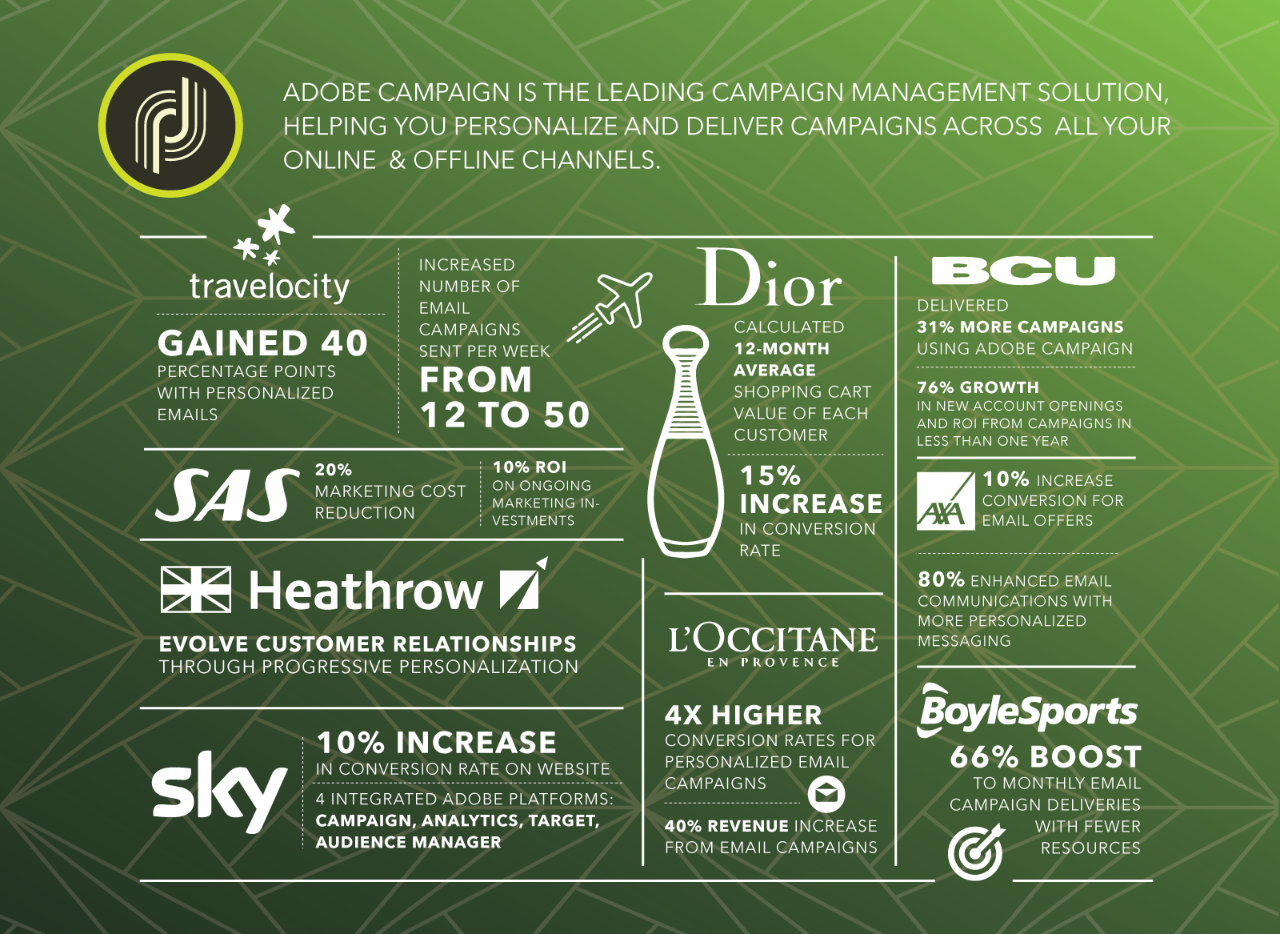
<file: adobecampaign/index.html>
<html>
<style type="text/css">
html, body { 
  width:100%; 
  height:100%; 
  padding:0; 
  margin:0; 
  background:#fff;
}
#main > img {
  width:100%;
  //height:100%;
  //background-image: url(images/bg_poster.png);
  //background-position: center top;
  //background-size: contain;
  //background-repeat: no-repeat;
}

</style>
<body>
 <div id="main">
  <img src="images/bg_poster.png" />
 </div>
</body>
</html>
</file>
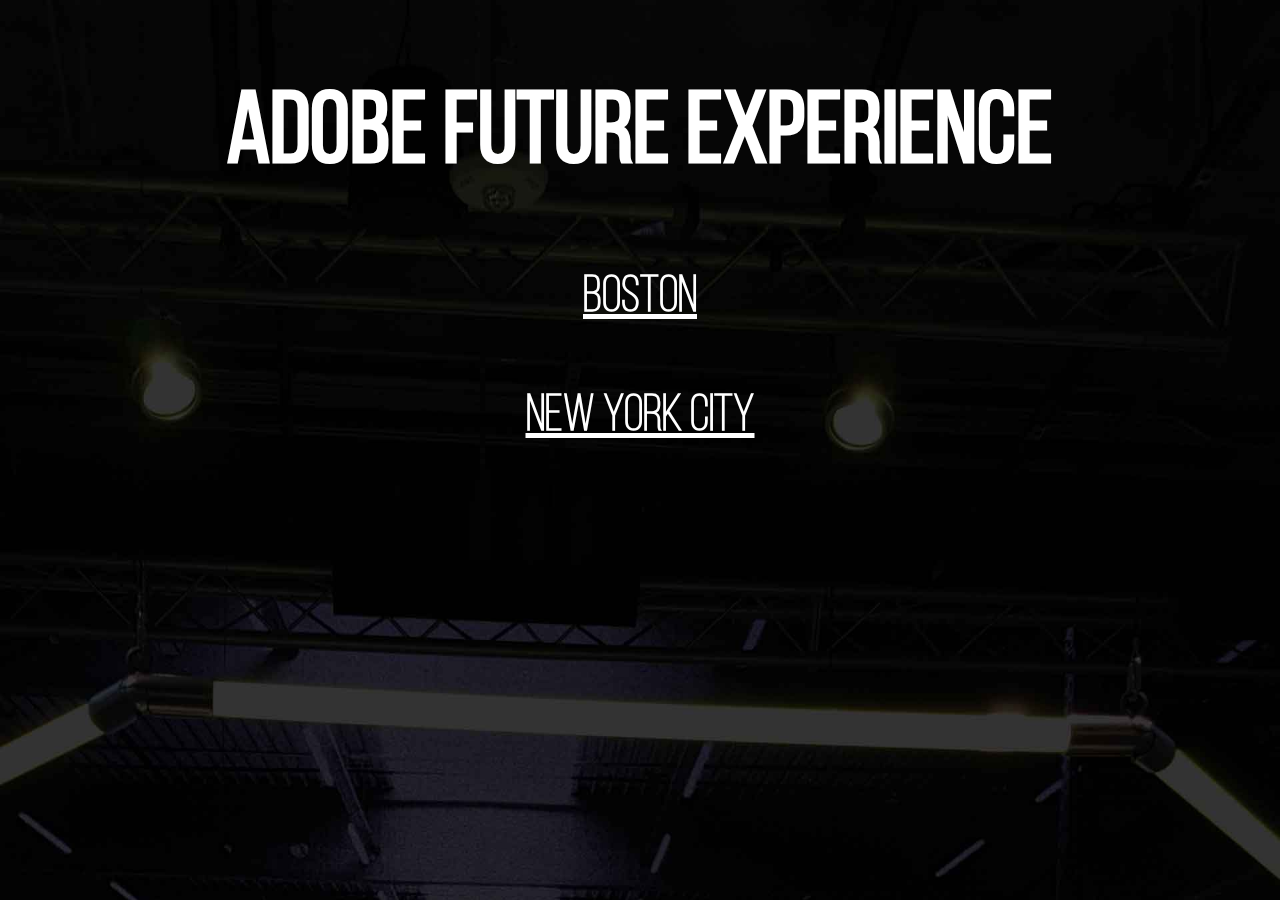
<file: adobefutureexperience/index.html>
﻿<!DOCTYPE html PUBLIC "-//W3C//DTD XHTML 1.0 Transitional//EN" "http://www.w3.org/TR/xhtml1/DTD/xhtml1-transitional.dtd">

<html xmlns="http://www.w3.org/1999/xhtml">
 <head>
  <meta http-equiv="Content-Type" content="text/html; charset=UTF-8" />
  <meta name="viewport" content="width=device-width, initial-scale=1.0"/>
  <style>
﻿@font-face {
    font-family: "Bebas Bold";
    src: url('_font/BebasNeue Bold.ttf') format("truetype");
}
@font-face {
    font-family: "Bebas Regular";
    src: url('_font/BebasNeue Regular.ttf') format("truetype");
}
@font-face {
    font-family: "Bebas Light";
    src: url('_font/BebasNeue Light.ttf') format("truetype");
}
@font-face {
    font-family: "Bebas Thin";
    src: url('_font/BebasNeue Thin.ttf') format("truetype");
}
  
html {
    width: 100%;
    height: 100%;
    margin: 0;
}
body {
    width:100%;
    height: 100%;
    font-family: Arial,Helvetica,"Helvetica Neue",sans-serif;
    color: #fff;
    margin: 0;
    padding: 0;
    background-color: #270A0C;
}
a:link.nocolorchange, a:visited.nocolorchange, a:hover.nocolorchange, a:active.nocolorchange{
    color: inherit;
}
.bebas-bold { 
    font-family: "Bebas Bold", Arial, sans-serif;
}
.bebas-light { 
    font-family: "Bebas Light", Arial, sans-serif;
}
.bebas-thin { 
    font-family: "Bebas Thin", Arial, sans-serif;
}
.bebas { 
    font-family: "Bebas Regular", Arial, sans-serif;
}  

.page {
    /*display: table;*/
    display: block;
    width: 1px;
    min-width: 100%;
    width: 100%;
    height: 100%;
    padding: 0;
    color: #fff;    
    background-color: #000;
    background: url(_img/bghomepage.jpg) no-repeat top center scroll; 
    -webkit-background-size: cover;
    -moz-background-size: cover;
    -o-background-size: cover;
    background-size: cover;
    overflow-x: hidden;
}

h2.bebas {
    font-size: 8vw;
}
h4.bebas-light {
    font-size: 4vw;
}
  </style>
 </head>
 <body>
  <div class="page">
    <h2 class="bebas">
     <center>Adobe Future Experience</center>
    </h2>
    <h4 class="bebas-light"><center><a class="nocolorchange" href="bos/mw">Boston</a></center></h4>
    <h4 class="bebas-light"><center><a class="nocolorchange" href="nyc/mw">New York City</a></center></h4>
  </div>
 </body>
</html>
</file>
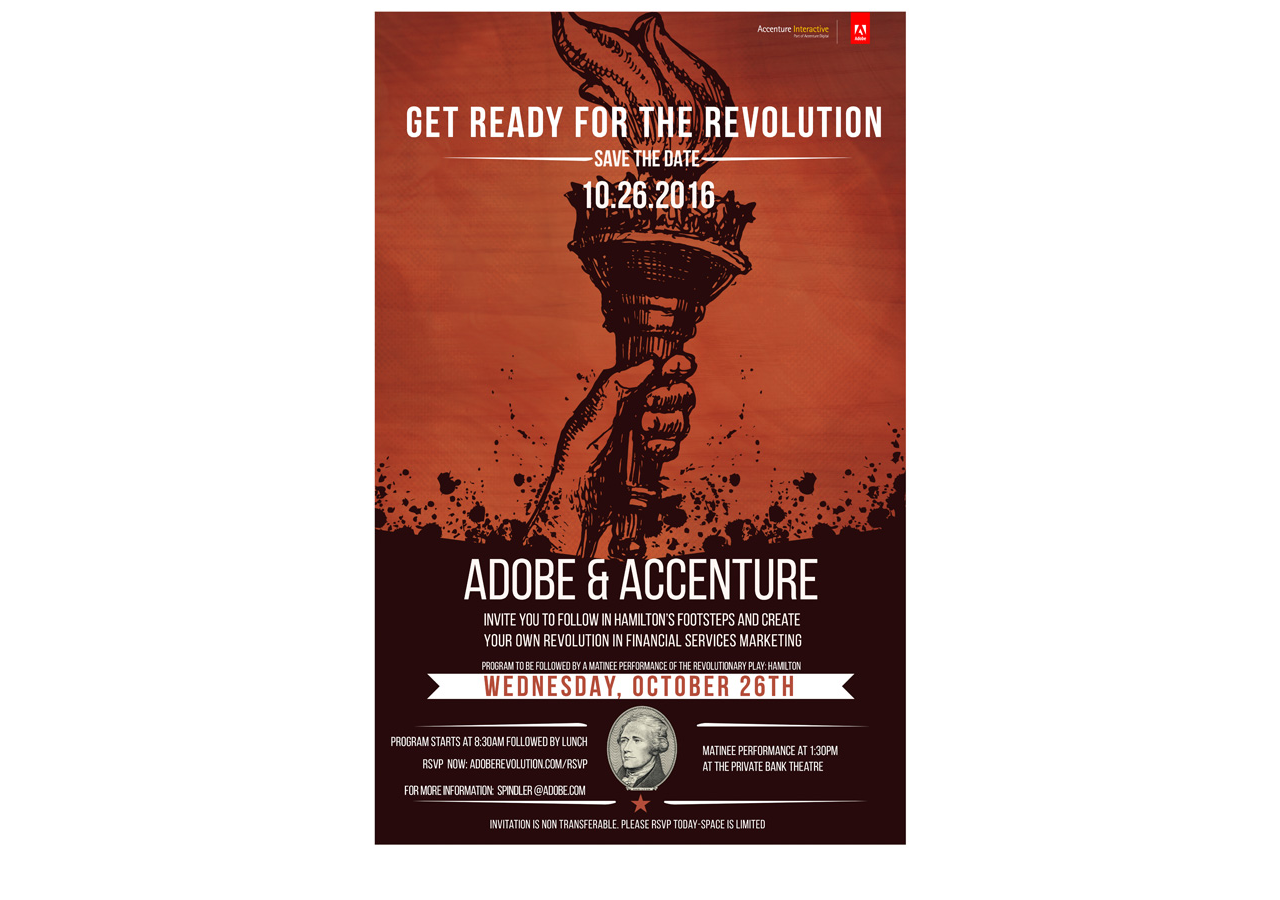
<file: adoberevolution/index.html>
﻿<!DOCTYPE html PUBLIC "-//W3C//DTD XHTML 1.0 Transitional//EN" "http://www.w3.org/TR/xhtml1/DTD/xhtml1-transitional.dtd">

<html xmlns="http://www.w3.org/1999/xhtml">
 <head>
  <meta http-equiv="Content-Type" content="text/html; charset=UTF-8" />
  <meta name="viewport" content="width=device-width, initial-scale=1.0"/>
 </head>
 <body style="margin: 0; padding: 0;">
  <a href="/rsvp">
   <div style="width: 100%;">
    <img alt="adobe revolution" style="display: block; margin: 0 auto;" src="img/poster.jpg"/>
   </div>
  </a>
 </body>
</html>
</file>
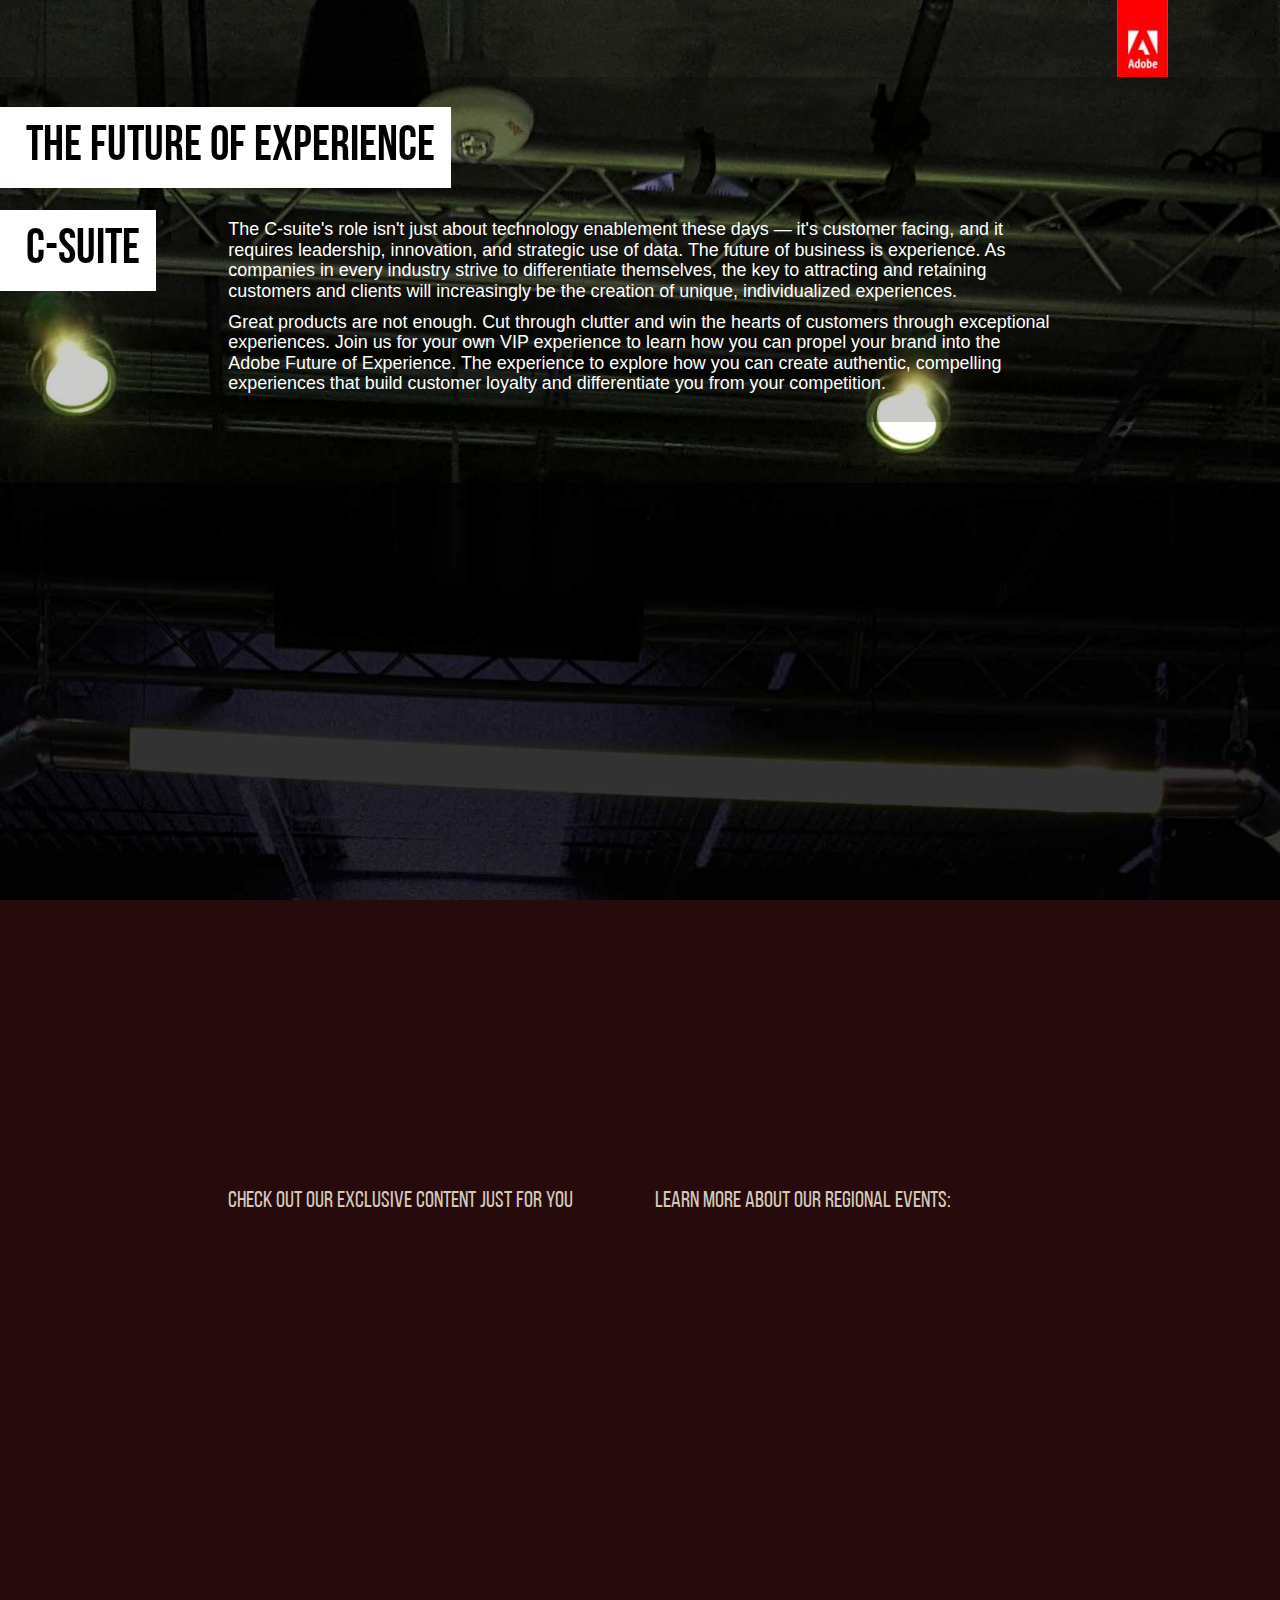
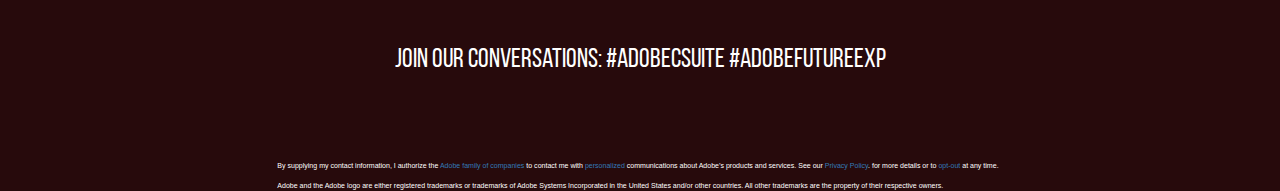
<file: adobefutureexperience/csuite/index.html>
<!DOCTYPE html>
<html lang="en" xmlns="http://www.w3.org/1999/xhtml">
<head>
    <meta charset="utf-8">
    <meta http-equiv="X-UA-Compatible" content="IE=edge">
    <meta name="viewport" content="width=device-width, initial-scale=1">

    <title>Adobe Future Experience C-Suite</title>

    <!-- Bootstrap Core CSS -->
    <link href="https://maxcdn.bootstrapcdn.com/bootstrap/3.3.6/css/bootstrap.min.css" rel="stylesheet" />

    <!-- Custom CSS -->
    <link href="../_css/core.css" rel="stylesheet">
    <style>
		.page { 
			height: 100%;
			background: none !important;
			background: url(../_img/csuite/bgposter.jpg) no-repeat top center scroll !important;
			background-size: cover !important;
		}
		.brand-heading .lg-bg-white {
			background-color: #FFFFFF;
			color: #000000;
			padding: 1.3vw;
			padding-left: 2vw;
			line-height: 8vw;
		}
		.logo-badge .left img.logo {
			top: 1vw;
			max-height: 4vw;
		}
		.st-btn[data-network="pinterest"],
		.st-btn[data-network="sms"] {
			display: none !important;
		}
		@media only screen 
		  and (min-device-width: 320px) 
		  and (max-device-width: 480px)
		  and (-webkit-min-device-pixel-ratio: 1) {
		  .page {
			background: url(../_img/csuite/bgposter.jpg) no-repeat top center scroll !important ;
		  }
		}
    </style>
	
	<script type="text/javascript" src="https://platform-api.sharethis.com/js/sharethis.js#property=5d75b99eab6f1000123c8458&product=inline-share-buttons" async="async"></script>	
    <script type="text/javascript" >
        function refresh() {
          return Math.floor(new Date().getTime() / 1000000);
        }
		
		function getParameterByName(name, url) {
		  if (!url) url = window.location.href;
		  name = name.replace(/[\[\]]/g, "\\$&");
		  var regex = new RegExp("[?&]" + name + "(=([^&#]*)|&|#|$)"),
			results = regex.exec(url);
		  if (!results) return null;
		  if (!results[2]) return '';
		  return decodeURIComponent(results[2].replace(/\+/g, " "));
		}
    </script>    
</head>
<body>
  <div id="twitter-wjs"></div>
  <div class="page">
    <div class="container">
      <div class="logo-badge row">
        <div class="col-xs-5 left"><!--spacer--></div>
        <div class="col-xs-2 center"><!--spacer--></div>
        <div class="col-xs-5 right"><img class="logo img-responsive pull-right" src="../_img/adobe_red_tag_logo.jpg" /></div>
      </div>
    </div>
 
    <!-- Intro Header -->
    <header class="intro shader">
        <div class="intro-body">
            <div class="container-fluid">       
                <div class="row">
                    <div>
                        <h1 class="brand-heading bebas-bold text-left">
			                <script type="text/javascript">
			                   document.write('<scr'+'ipt type="text/javascript" src="../_js/csuite/header.html.js?' + refresh() + '"></sc'+'ript>');
			                </script>
                        </h1>
                    </div>
                </div>
				<div class="row">
					<div class="col-sm-8 col-xs-10 col-xs-offset-2 text-left" style="margin-top: -8vw;">
						<h4>
							The C-suite's role isn't just about technology enablement these days — it's customer facing,
							and it requires leadership, innovation, and strategic use of data. The future of business is 
							experience. As companies in every industry strive to differentiate themselves, the key to 
							attracting and retaining customers and clients will increasingly be the creation of unique, 
							individualized experiences.
						</h4>
						<h4>
							Great products are not enough. Cut through clutter and win the hearts of customers through 
							exceptional experiences. Join us for your own VIP experience to learn how you can propel your 
							brand into the Adobe Future of Experience. The experience to explore how you can create 
							authentic, compelling experiences that build customer loyalty and differentiate you from your 
							competition.
						</h4>
					</div>
				</div>
            </div>
        </div>
        <div id="section1" class="agenda-body">
            <div class="container-fluid">
                
            </div>
        </div>
    </header>
    <section class="notes">
        <div class="container-fluid">
			<div class="row">
				<div class="col-sm-8 col-sm-offset-2 embed-responsive embed-responsive-16by9">
					<iframe class ="embed-responsive-item" src="https://www.youtube-nocookie.com/embed/videoseries?list=PL--Krn5r55Za6wBEzUYE8XOsiwgjtboaP&hl=en_US" frameborder="0" allow="accelerometer; autoplay; encrypted-media; gyroscope; picture-in-picture" allowfullscreen><p>Your browser does not appear to support iframes</p></iframe>
				</div>
			</div>       
        </div> 
    </section>
    <section class="getsocial">
        <div class="container-fluid">
			<div class="row">
				<div class="col-sm-4 col-sm-offset-2 soc-col">
					<div class="header bebas">
						Check out our exclusive content just for you
					</div>
					<div class="embed-responsive embed-responsive-4by3">
						<iframe class ="embed-responsive-item" src="https://cmo.adobe.com/emerging-technology.html" frameborder="0" allow="accelerometer; autoplay; encrypted-media; gyroscope; picture-in-picture" allowfullscreen><p>Your browser does not appear to support iframes</p></iframe>
						
					</div>
					<br /><br /><br />
				</div>
				
				<div class="col-sm-4 col-sm-offset-0 soc-col">
					<div class="header bebas">
						LEARN MORE ABOUT OUR REGIONAL EVENTS:
					</div>					
					<div class="entry-form">
						<script type="text/javascript">
							document.write('<scr'+'ipt type="text/javascript" src="https://form.jotform.com/jsform/92500751233145"></sc'+'ript>');			     
						</script>
					</div>
				</div>					
			</div>
        </div>
    </section>
    <section class="tagline">
		<div class="container-fluid">
			<div class="row">
				<div class="header bebas text-center">
					Join our conversations: #AdobeCsuite #AdobeFutureExp
				</div>
			</div>
			<div class="row">
				<div class="sharethis-inline-share-buttons"></div>
			</div>
		</div>
	</section>
    <section class="disclaimer">
        <div class="container-fluid">
            <div class="row">
                <div class="col-lg-8 col-lg-offset-2 col-sm-10 col-sm-offset-1 disclaimer-body">
					By supplying my contact information, I authorize the <a target="_top" href="http://www.adobe.com/privacy/policy.html#info-share">
					Adobe family of companies</a> to contact me with <a target="_top" href="http://www.adobe.com/privacy/marketing.html#mktg-email">
					personalized</a> communications about Adobe’s products and services. See our 
					<a target="_top" href="http://www.adobe.com/privacy/policy.html">Privacy Policy</a>. for more details or to 
					<a target="_top" href="http://accounts.adobe.com">opt-out</a> at any time.
					<br /><br />
					Adobe and the Adobe logo are either registered trademarks or trademarks of Adobe Systems Incorporated in the United 
					States and/or other countries. All other trademarks are the property of their respective owners.                
                </div>
            </div>
        </div>
    </section>
  </div>
</body>
</html>
</file>
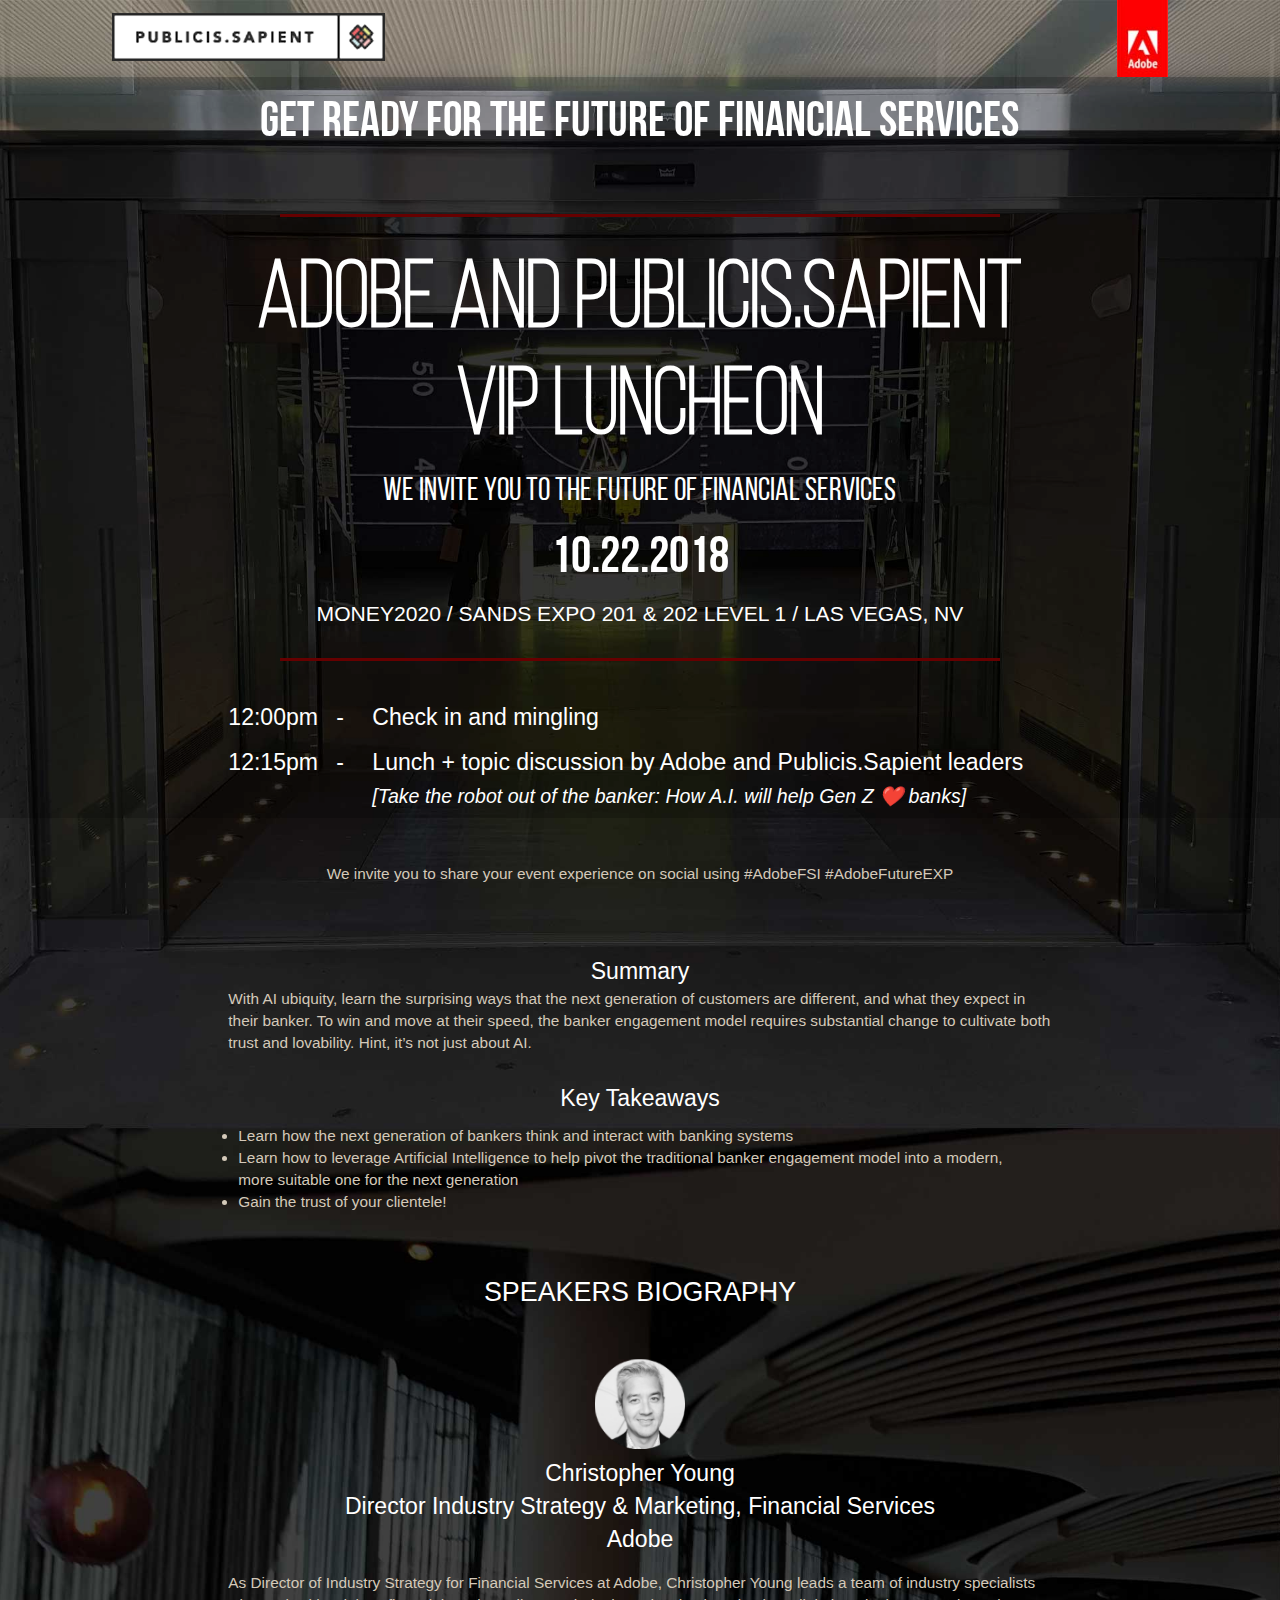
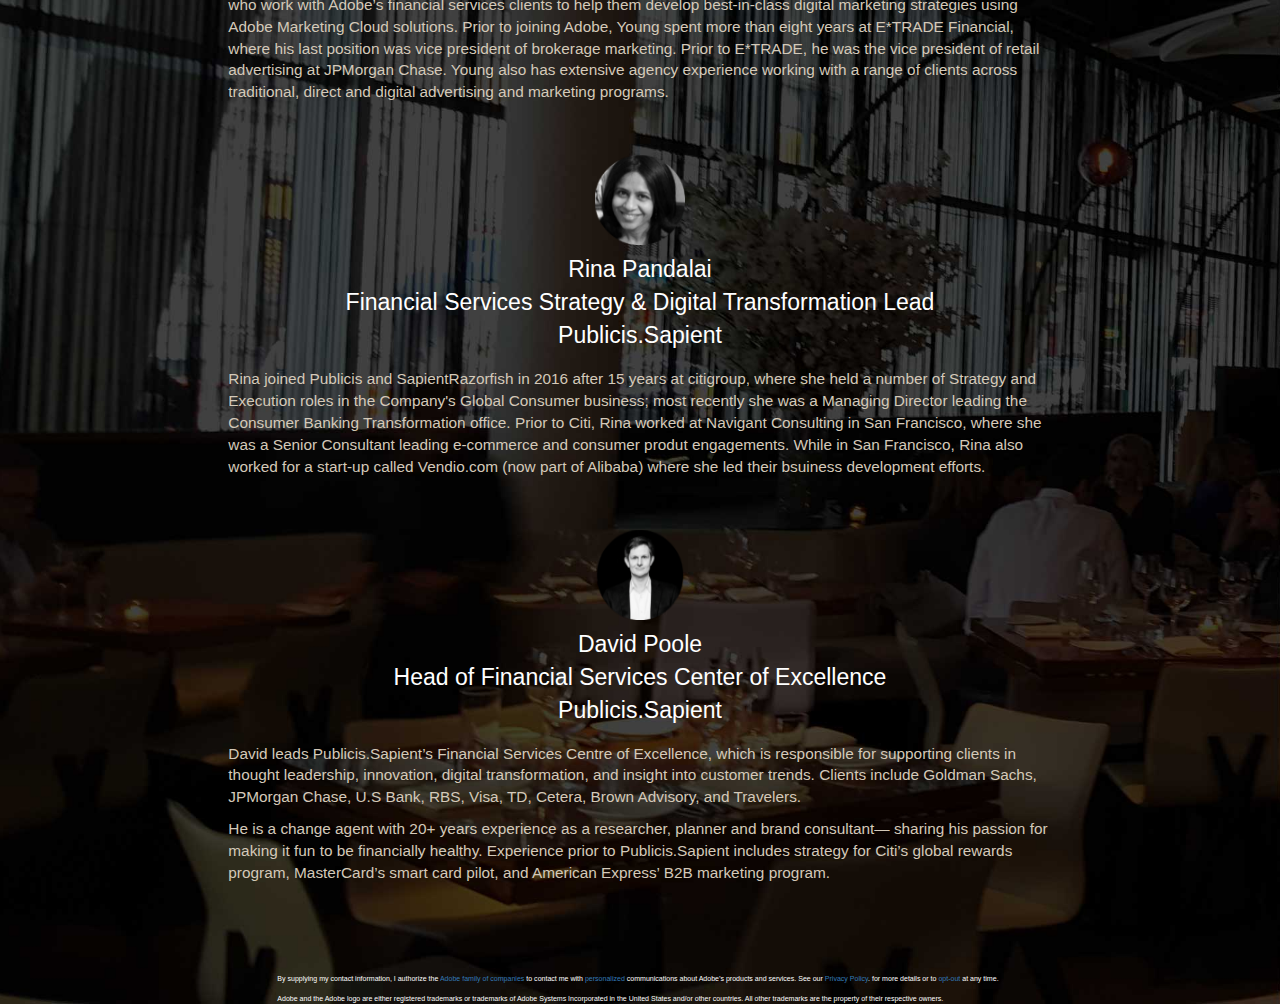
<file: adobefutureexperience/fsi/index.html>
<!DOCTYPE html>
<html lang="en" xmlns="http://www.w3.org/1999/xhtml">
<head>
    <meta charset="utf-8">
    <meta http-equiv="X-UA-Compatible" content="IE=edge">
    <meta name="viewport" content="width=device-width, initial-scale=1">

    <title>Adobe Future Experience RSVP</title>

    <!-- Bootstrap Core CSS -->
    <link href="https://maxcdn.bootstrapcdn.com/bootstrap/3.3.6/css/bootstrap.min.css" rel="stylesheet" />

    <!-- Custom CSS -->
    <link href="../_css/core.css" rel="stylesheet">
    <style>
    .logo-badge .left img.logo {
        top: 1vw;
        max-height: 4vw;
    }
    .bios .bio-img {
        width: 90px;
        max-width: 90px;
        height: 90px;
        max-height: 90px;
    }
    </style>
    
    <script type="text/javascript" >
        function refresh() {
          return Math.floor(new Date().getTime() / 1000000);
        }
	function getParameterByName(name, url) {
	  if (!url) url = window.location.href;
	  name = name.replace(/[\[\]]/g, "\\$&");
	  var regex = new RegExp("[?&]" + name + "(=([^&#]*)|&|#|$)"),
		results = regex.exec(url);
	  if (!results) return null;
	  if (!results[2]) return '';
	  return decodeURIComponent(results[2].replace(/\+/g, " "));
	}
    </script>    
</head>
<body>
  <div class="page">
    <div class="container">
      <div class="logo-badge row">
        <div class="col-xs-5 left"><img class="logo img-responsive" src="../_img/fsi/publicis.sapient_logo.png" /></div>
        <div class="col-xs-2 center"><!--spacer--></div>
        <div class="col-xs-5 right"><img class="logo img-responsive pull-right" src="../_img/adobe_red_tag_logo.jpg" /></div>
      </div>
    </div>
 
    <!-- Intro Header -->
    <header class="intro shader">
        <div class="intro-body">
            <div class="container-fluid">        
                <div class="row">
                    <div class="col-lg-8 col-lg-offset-2 col-sm-10 col-sm-offset-1">
                        <h1 class="brand-heading bebas-bold">
			<script type="text/javascript">
			  document.write('<scr'+'ipt type="text/javascript" src="../_js/fsi/header.html.js?' + refresh() + '"></sc'+'ript>');
			</script>
                        </h1>
                    </div>
                </div>
                <div class="row">
                    <div class="col-xs-12 entry-form">
			<script type="text/javascript">
			  document.write('<scr'+'ipt type="text/javascript" src="https://form.jotform.com/jsform/82650648764164"></sc'+'ript>');			     
			</script>
                    </div>
                </div>
            </div>
        </div>
        <div id="section1" class="agenda-body">
            <div class="container-fluid">
                <div class="row">
                    <div class="col-lg-8 col-lg-offset-2 col-sm-10 col-sm-offset-1">
			<script type="text/javascript">
			  document.write('<scr'+'ipt type="text/javascript" src="../_js/fsi/agenda.html.js?' + refresh() + '"></sc'+'ript>');
			</script>
                    </div>
                </div>
            </div>
        </div>
    </header>
    <section class="notes">
        <div class="container-fluid">
            <div class="row">
                <div class="col-lg-8 col-lg-offset-2 col-sm-10 col-sm-offset-1 note">
                </div>
            </div>       
        </div> 
    </section>
    <section class="getsocial">
        <div class="container-fluid">
            <!--       
            <div class="row text-center">
		<div class="col-lg-8 col-lg-offset-2 col-sm-10 col-sm-offset-1 text-center">			
                    GET SOCIAL & SHARE THE EXPERIENCE
		</div>
            </div>
            -->
            <div class="row text-center">
		<div class="col-lg-8 col-lg-offset-2 col-sm-10 col-sm-offset-1 text-center">
                    <p>We invite you to share your event experience on social using #AdobeFSI #AdobeFutureEXP</p>
		</div>
            </div>
        </div>
    </section>
    <section class="tagline"></section>
    <section class="notes">
        <div class="container-fluid">   
            <div class="row header">
		<div class="col-lg-8 col-lg-offset-2 col-sm-10 col-sm-offset-1 text-center">
                    Summary
		</div>
            </div>
            <div class="row note">
		<div class="col-lg-8 col-lg-offset-2 col-sm-10 col-sm-offset-1">
                    <p>
With AI ubiquity, learn the surprising ways that the next generation of customers are different, and what they expect in their banker. To win and move at their speed, the banker engagement model requires substantial change to cultivate both trust and lovability. 
 

Hint, it’s not just about AI.
                    </p>
		</div>
            </div>
            <br/>
            <div class="row header">
		<div class="col-lg-8 col-lg-offset-2 col-sm-10 col-sm-offset-1 text-center">
                    Key Takeaways
		</div>
            </div>
            <div class="row note">
		<div class="col-lg-8 col-lg-offset-2 col-sm-10 col-sm-offset-1">
                    <ul style="padding: 10px;">
                        <li>Learn how the next generation of bankers think and interact with banking systems</li>
                        <li>Learn how to leverage Artificial Intelligence to help pivot the traditional banker engagement model into a modern, more suitable one for the next generation</li>
                        <li>Gain the trust of your clientele!</li>
                    </ul>
		</div>
            </div>
        </div>
    </section>
    <section class="bios">
        <div class="container-fluid">
            <div class="row">
                <div class="bios-title text-center">
                    SPEAKERS BIOGRAPHY
                </div>
            </div>
            <div class="row speaker">
                <div class="col-lg-8 col-lg-offset-2 col-sm-10 col-sm-offset-1 text-center">
                    <img class="bio-img" src="../_img/fsi/chris_young_90px.png" />
                    <figcaption>Christopher Young
                        <br/>Director Industry Strategy & Marketing, Financial Services
                        <br/>Adobe
                    </figcaption>
                </div>
            </div>
            <div class="row speaker-bio">
                <div class="col-lg-8 col-lg-offset-2 col-sm-10 col-sm-offset-1">
                    <p>
As Director of Industry Strategy for Financial Services at Adobe, Christopher Young leads a team of industry specialists who work with Adobe’s financial services clients to help them develop best-in-class digital marketing strategies using Adobe Marketing Cloud solutions. Prior to joining Adobe, Young spent more than eight years at E*TRADE Financial, where his last position was vice president of brokerage marketing. Prior to E*TRADE, he was the vice president of retail advertising at JPMorgan Chase. Young also has extensive agency experience working with a range of clients across traditional, direct and digital advertising and marketing programs.
                    </p>                                        
                </div>
            </div>
            <div class="row speaker">
                <div class="col-lg-8 col-lg-offset-2 col-sm-10 col-sm-offset-1 text-center">
                    <img class="bio-img" src="../_img/fsi/rina_pandalai_90px.png" />
                    <figcaption>Rina Pandalai
                        <br/>Financial Services Strategy & Digital Transformation Lead
                        <br/>Publicis.Sapient
                    </figcaption>
                </div>
            </div>
            <div class="row speaker-bio">
                <div class="col-lg-8 col-lg-offset-2 col-sm-10 col-sm-offset-1">
                    <p>
Rina joined Publicis and SapientRazorfish in 2016 after 15 years at citigroup, where she held a number of Strategy and Execution roles in the Company's Global Consumer business; most recently she was a Managing Director leading the Consumer Banking Transformation office. Prior to Citi, Rina worked at Navigant Consulting in San Francisco, where she was a Senior Consultant leading e-commerce and consumer produt engagements. While in San Francisco, Rina also worked for a start-up called Vendio.com (now part of Alibaba) where she led their bsuiness development efforts.
                    </p>                                                          
                </div>
            </div>
            <div class="row speaker">
                <div class="col-lg-8 col-lg-offset-2 col-xs-10 col-xs-offset-1 text-center">
                    <img class="bio-img" src="../_img/fsi/david_poole_90px.png" />
                    <figcaption>
                        David Poole
                        <br/>Head of Financial Services Center of Excellence
                        <br/>Publicis.Sapient
                    </figcaption>
                </div>
            </div>
            <div class="row speaker-bio">
                <div class="col-lg-8 col-lg-offset-2 col-sm-10 col-sm-offset-1">
                    <p>
David leads Publicis.Sapient’s Financial Services Centre of Excellence, which is responsible for supporting clients in thought leadership, innovation, digital transformation, and insight into customer trends. Clients include Goldman Sachs, JPMorgan Chase, U.S Bank, RBS, Visa, TD, Cetera, Brown Advisory, and Travelers.
                    </p>
                    <p>
He is a change agent with 20+ years experience as a researcher, planner and brand consultant— sharing his passion for making it fun to be financially healthy. Experience prior to Publicis.Sapient includes strategy for Citi’s global rewards program, MasterCard’s smart card pilot, and American Express’ B2B marketing program.
                    </p>                                                           
                </div>
            </div>
        </div>
    </section>
    <section class="disclaimer">
        <div class="container-fluid">
            <div class="row">
                <div class="col-lg-8 col-lg-offset-2 col-sm-10 col-sm-offset-1 disclaimer-body">
			By supplying my contact information, I authorize the <a target="_top" href="http://www.adobe.com/privacy/policy.html#info-share">
			Adobe family of companies</a> to contact me with <a target="_top" href="http://www.adobe.com/privacy/marketing.html#mktg-email">
			personalized</a> communications about Adobe’s products and services. See our 
			<a target="_top" href="http://www.adobe.com/privacy/policy.html">Privacy Policy</a>. for more details or to 
			<a target="_top" href="http://accounts.adobe.com">opt-out</a> at any time.
			<br /><br />
			Adobe and the Adobe logo are either registered trademarks or trademarks of Adobe Systems Incorporated in the United 
			States and/or other countries. All other trademarks are the property of their respective owners.                
                </div>
            </div>
        </div>
    </section>
  </div>
</body>
</html>
</file>
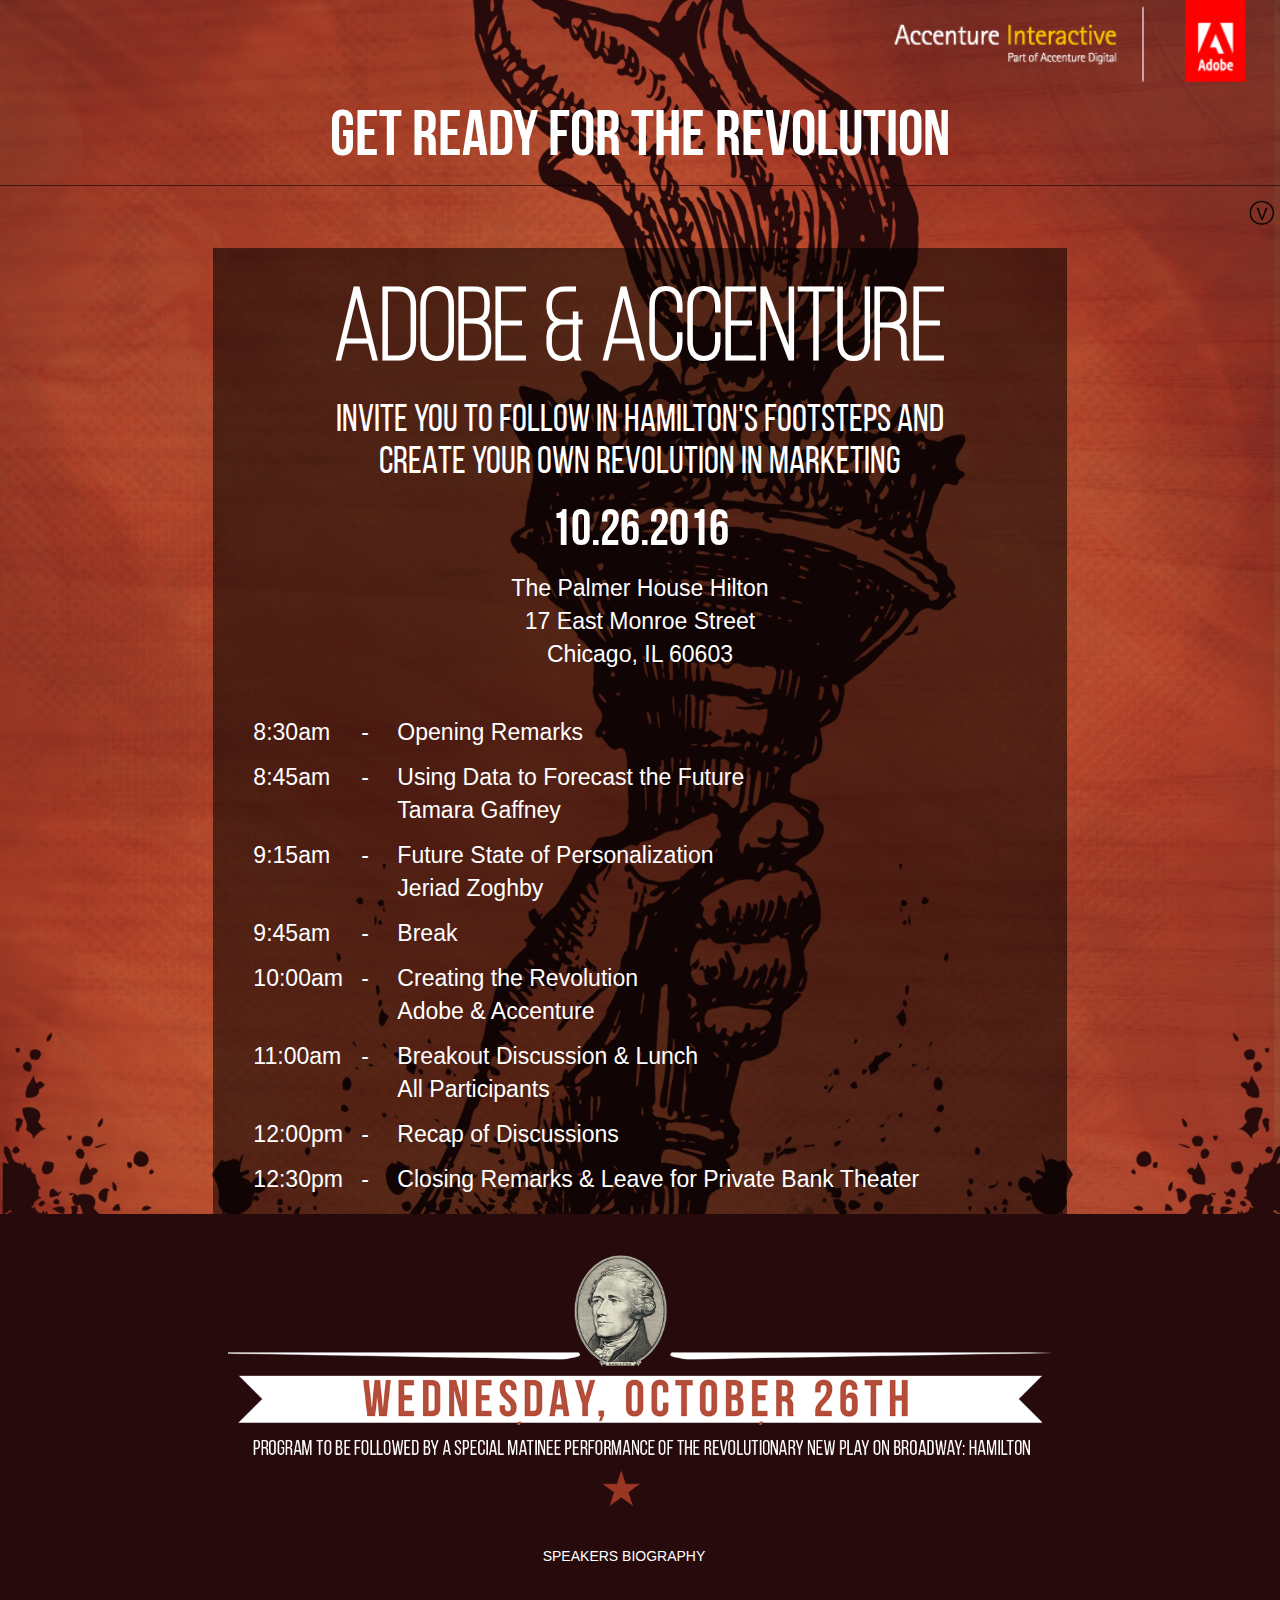
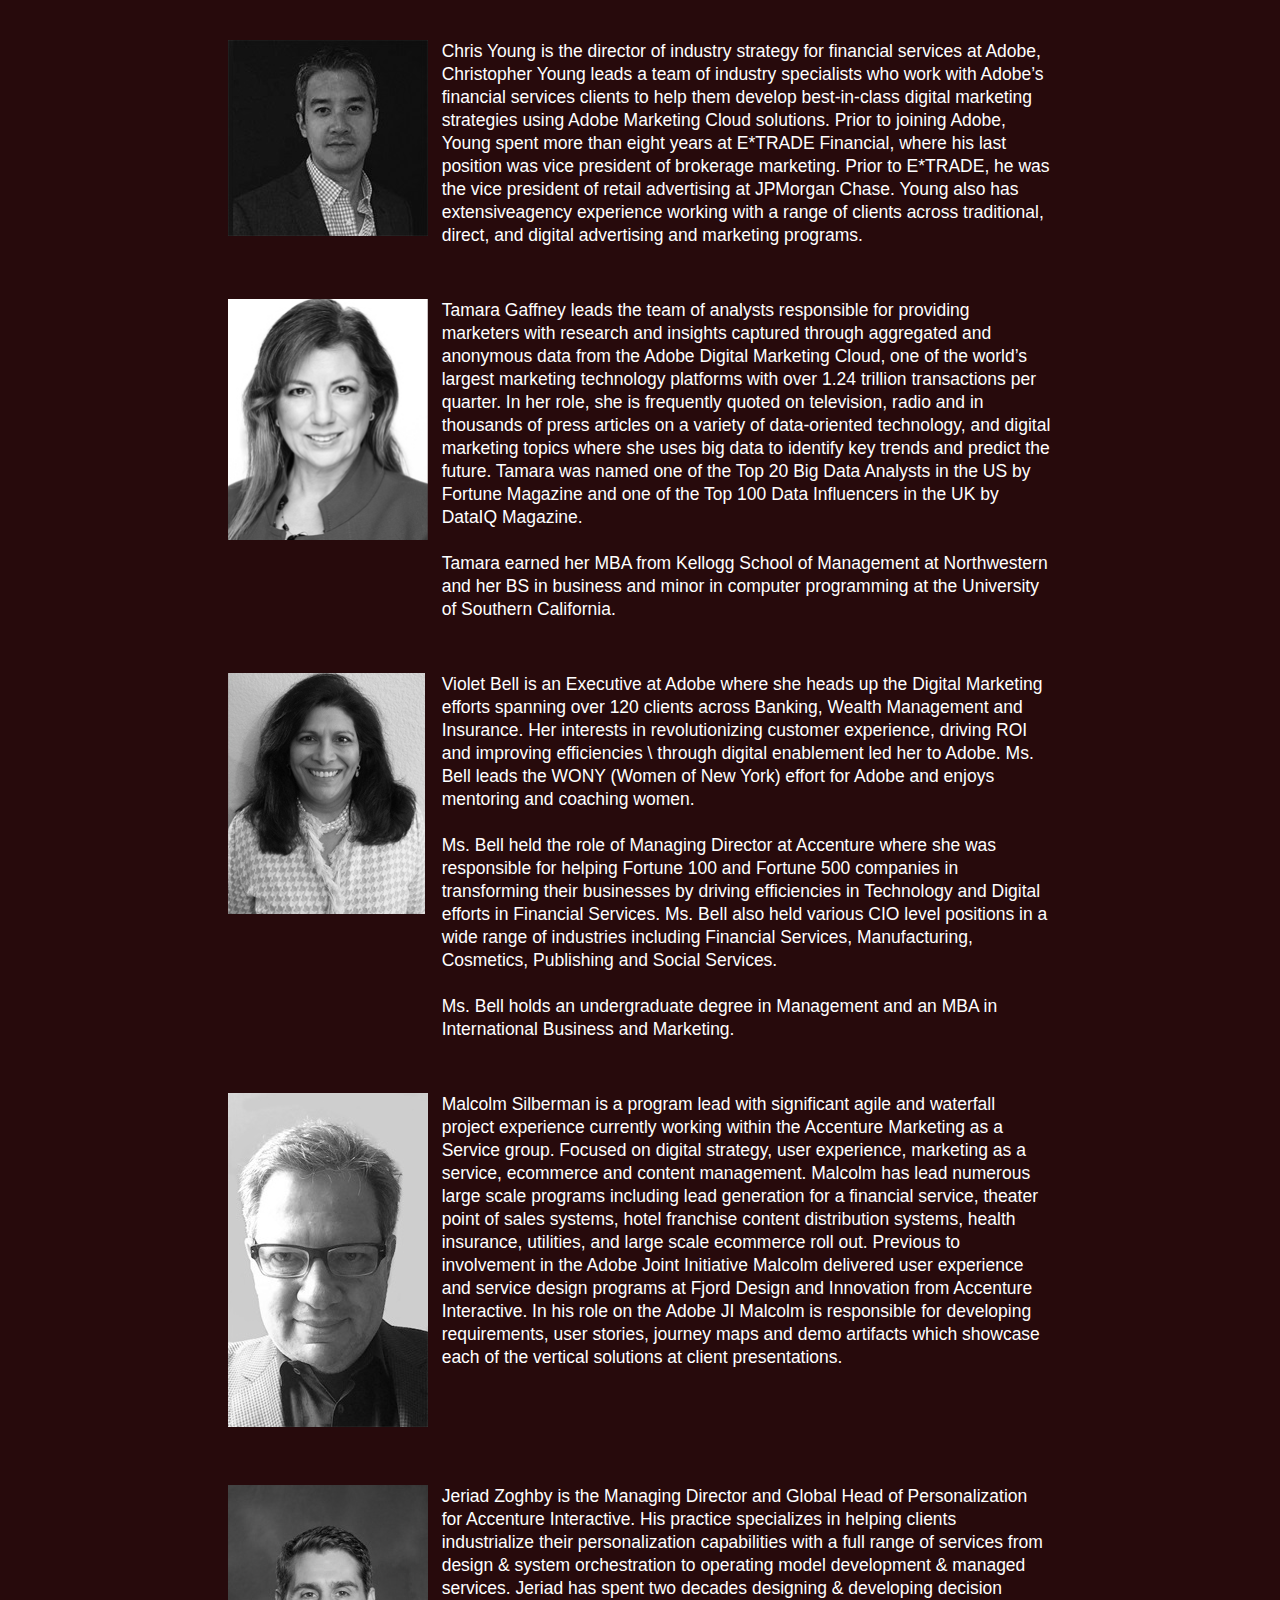
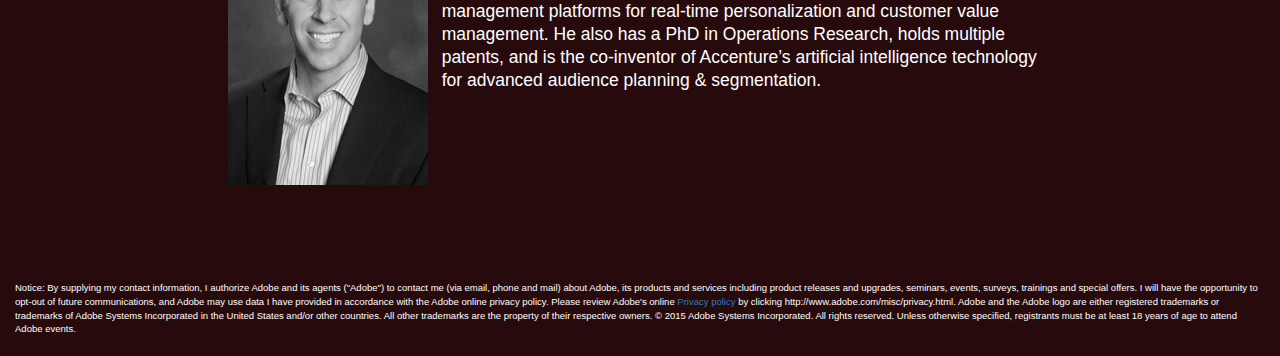
<file: adoberevolution/rsvp/index.html>
﻿<!DOCTYPE html>
<html lang="en" xmlns="http://www.w3.org/1999/xhtml">
<head>
    <meta charset="utf-8">
    <meta http-equiv="X-UA-Compatible" content="IE=edge">
    <meta name="viewport" content="width=device-width, initial-scale=1">

    <title>Adobe &amp; Accenture RSVP</title>

    <!-- Bootstrap Core CSS -->
    <link href="https://maxcdn.bootstrapcdn.com/bootstrap/3.3.6/css/bootstrap.min.css" rel="stylesheet" />

    <!-- Custom CSS -->
    <link href="css/core.css" rel="stylesheet">
</head>
<body>
    <!-- Intro Header -->
    <header class="intro">
        <div class="intro-body">
            <div class="container-fluid">
                <div class="row">
                    <div class="col-md-12 text-right">
                        <img class="logo" src="img/adobe_logo.png" />
                    </div>
                </div>
                <div class="row">
                    <div class="col-md-8 col-md-offset-2">
                        <h1 class="brand-heading bebas-bold">Get Ready For The Revolution</h1>
                    </div>
                </div>
                <div class="row shader">
                    <div class="col-md-12">
                        <script type="text/javascript" src="https://form.jotform.com/jsform/62388139205155"></script>
                    </div>
                </div>
                <!--<div class="row hide">
                    <div class="col-md-8 col-md-offset-2">
                        <h2>Thanks for your attendance. <a id="presentation_link" href="media/AdobeFSIPreso_3.9.2016.pdf" target="blank">Download the Presentation here</a><small>(96 MB)</small></h2>
                    </div>-->
                </div>
                <div class="row">
                    <div class="col-xs-12 sectionnav text-right">
                        <a href="#section1" class="nohighlight">
                            <img class="arrow-down" width="38" height="38" alt="next" src="img/arrowdown.png">
                        </a>
                    </div>
                </div>
            </div>
        </div>
        <div id="section1" class="agenda-body">
            <div class="container-fluid">
                <div class="row">
                    <div class="col-md-8 col-md-offset-2 shader">
                        <h1 class="brand-heading bebas-light">Adobe &amp; Accenture</h1>
                        <h4 class="brand-caption bebas">
                            Invite you to follow in Hamilton's footsteps and 
                            <br />
                            create your own revolution in marketing
                        </h4>
                        <h1 class="agenda-date bebas-bold">10.26.2016</h1>
                        <address class="agenda-address text-center" style="display:inline-block;">
                            The Palmer House Hilton
                            <br />
                            17 East Monroe Street
                            <br />
                            Chicago, IL 60603
                        </address>
                        <div class="agenda-details text-left">
                            <table>
                                <tr>
                                    <td>8:30am</td>
                                    <td>-</td>
                                    <td>Opening Remarks</td>
                                </tr>
                                <tr>
                                    <td>8:45am</td>
                                    <td>-</td>
                                    <td>
                                        Using Data to Forecast the Future
                                        <br />Tamara Gaffney
                                    </td>
                                </tr>
                                <tr>
                                    <td>9:15am</td>
                                    <td>-</td>
                                    <td>
                                        Future State of Personalization
                                        <br />Jeriad Zoghby
                                    </td>
                                </tr>
                                <tr>
                                    <td>9:45am</td>
                                    <td>-</td>
                                    <td>Break</td>
                                </tr>
                                <tr>
                                    <td>10:00am</td>
                                    <td>-</td>
                                    <td>
                                        Creating the Revolution
                                        <br />Adobe & Accenture
                                    </td>
                                </tr>
                                <tr>
                                    <td>11:00am</td>
                                    <td>-</td>
                                    <td>
                                        Breakout Discussion & Lunch
                                        <br />All Participants
                                    </td>
                                </tr>
                                <tr>
                                    <td>12:00pm</td>
                                    <td>-</td>
                                    <td>Recap of Discussions </td>
                                </tr>
                                <tr>
                                    <td>12:30pm</td>
                                    <td>-</td>
                                    <td>Closing Remarks & Leave for Private Bank Theater</td>
                                </tr>
                            </table>
                        </div>
                    </div>
                </div>
            </div>
        </div>
    </header>
    <section class="strip-text">
        <div class="container-fluid">
            <div class="row">
                <div class="col-md-8 col-md-offset-2 text-center">
                    <img src="img/striptext.png" />
                </div>
            </div>
        </div>
    </section>
    <section class="bios">
        <div class="container-fluid">
            <div class="row">
                <div class="bios-title col-md-12 text-center">
                    SPEAKERS BIOGRAPHY
                </div>
            </div>
            <div class="row speaker">
                <div class="col-md-2 col-md-offset-2">
                    <img class="bio-img" src="img/chris_young.jpg" />
                </div>
                <div class="col-md-6 speaker-bio">
                    <p>
                        Chris Young is the director of industry strategy for financial services at Adobe, Christopher Young leads 
                        a team of industry specialists who work with Adobe’s financial services clients to help them develop 
                        best-in-class digital marketing strategies using Adobe Marketing Cloud solutions. Prior to joining Adobe, 
                        Young spent more than eight years at E*TRADE Financial, where his last position was vice president of 
                        brokerage marketing. Prior to E*TRADE, he was the vice president of retail advertising at JPMorgan Chase. 
                        Young also has extensiveagency experience working with a range of clients across traditional, direct, and 
                        digital advertising and marketing programs.
                    </p>
                </div>
            </div>
            <div class="row speaker">
                <div class="col-md-2 col-md-offset-2">
                    <img class="bio-img" src="img/tamara_gaffney.jpg" />
                </div>
                <div class="col-md-6 speaker-bio">
                    <p>
                        Tamara Gaffney leads the team of analysts responsible for providing marketers with research and insights 
                        captured through aggregated and anonymous data from the Adobe Digital Marketing Cloud, one of the world’s 
                        largest marketing technology platforms with over 1.24 trillion transactions per quarter. In her role, she is 
                        frequently quoted on television, radio and in thousands of press articles on a variety of data-oriented 
                        technology, and digital marketing topics where she uses big data to identify key trends and predict the 
                        future. Tamara was named one of the Top 20 Big Data Analysts in the US by Fortune Magazine and one of the 
                        Top 100 Data Influencers in the UK by DataIQ Magazine.
                        <br /><br />
                        Tamara earned her MBA from Kellogg School of Management at Northwestern and her BS in business and minor in 
                        computer programming at the University of Southern California.
                    </p>
                </div>
            </div>
            <div class="row speaker">
                <div class="col-md-2 col-md-offset-2">
                    <img class="bio-img" src="img/violet_bell.jpg" />
                </div>
                <div class="col-md-6 speaker-bio">
                    <p>
                        Violet Bell is an Executive at Adobe where she heads up the Digital Marketing efforts spanning over 120 clients 
                        across Banking, Wealth Management and Insurance.  Her interests in revolutionizing customer experience, driving 
                        ROI and improving efficiencies \ through digital enablement led her to Adobe.  Ms. Bell leads the WONY 
                        (Women of New York) effort for Adobe and enjoys mentoring and coaching women.
                        <br /><br />
                        Ms. Bell held the role of Managing Director at Accenture where she was responsible for helping Fortune 100 and 
                        Fortune 500 companies in transforming their businesses by driving efficiencies in Technology and Digital efforts 
                        in Financial Services.  Ms. Bell also held various CIO level positions in a wide range of industries including 
                        Financial Services, Manufacturing, Cosmetics, Publishing and Social Services.
                        <br /><br />
                        Ms. Bell holds an undergraduate degree in Management and an MBA in International Business and Marketing.
                    </p>
                </div>
            </div>
            <div class="row speaker">
                <div class="col-md-2 col-md-offset-2">
                    <img class="bio-img" src="img/malcolm_silberman.jpg" />
                </div>
                <div class="col-md-6 speaker-bio">
                    <p>
                        Malcolm Silberman is a program lead with significant agile and waterfall project experience currently working 
                        within the Accenture Marketing as a Service group. Focused on digital strategy, user experience, marketing as 
                        a service, ecommerce and content management. Malcolm has lead numerous large scale programs including lead 
                        generation for a financial service, theater point of sales systems, hotel franchise content distribution systems, 
                        health insurance, utilities, and large scale ecommerce roll out. Previous to involvement in the Adobe Joint 
                        Initiative Malcolm delivered user experience and service design programs at Fjord Design and Innovation from 
                        Accenture Interactive. In his role on the Adobe JI Malcolm is responsible for developing requirements, user 
                        stories, journey maps and demo artifacts which showcase each of the vertical solutions at client presentations.
                    </p>
                </div>
            </div>
            <div class="row speaker">
                <div class="col-md-2 col-md-offset-2">
                    <img class="bio-img" src="img/jeriad_zoghby.jpg" />
                </div>
                <div class="col-md-6 speaker-bio">
                    <p>
                        Jeriad Zoghby is the Managing Director and Global Head of Personalization for Accenture Interactive.  His practice 
                        specializes in helping clients industrialize their personalization capabilities with a full range of services from 
                        design & system orchestration to operating model development & managed services.  Jeriad has spent two decades 
                        designing & developing decision management platforms for real-time personalization and customer value management.  
                        He also has a PhD in Operations Research, holds multiple patents, and is the co-inventor of Accenture’s artificial 
                        intelligence technology for advanced audience planning & segmentation.
                    </p>
                </div>
            </div>
        </div>
    </section>
    <section class="disclaimer">
        <div class="container-fluid">
            <div class="row">
                <div class="col-md-12 disclaimer-body">
                    Notice: By supplying my contact information, I authorize Adobe and its agents ("Adobe") to contact me
                    (via email, phone and mail) about Adobe, its products and services including product releases and upgrades,
                    seminars, events, surveys, trainings and special offers. I will have the opportunity to opt-out of future
                    communications, and Adobe may use data I have provided in accordance with the Adobe online privacy policy.
                    Please review Adobe's online <a href="http://www.adobe.com/misc/privacy.html">Privacy policy</a> by clicking
                    http://www.adobe.com/misc/privacy.html. Adobe and the Adobe logo are either registered trademarks or trademarks
                    of Adobe Systems Incorporated in the United States and/or other countries. All other trademarks are the
                    property of their respective owners. © 2015 Adobe Systems Incorporated. All rights reserved. Unless otherwise
                    specified, registrants must be at least 18 years of age to attend Adobe events.
                </div>
            </div>
        </div>
    </section>
</body>
</html>
</file>
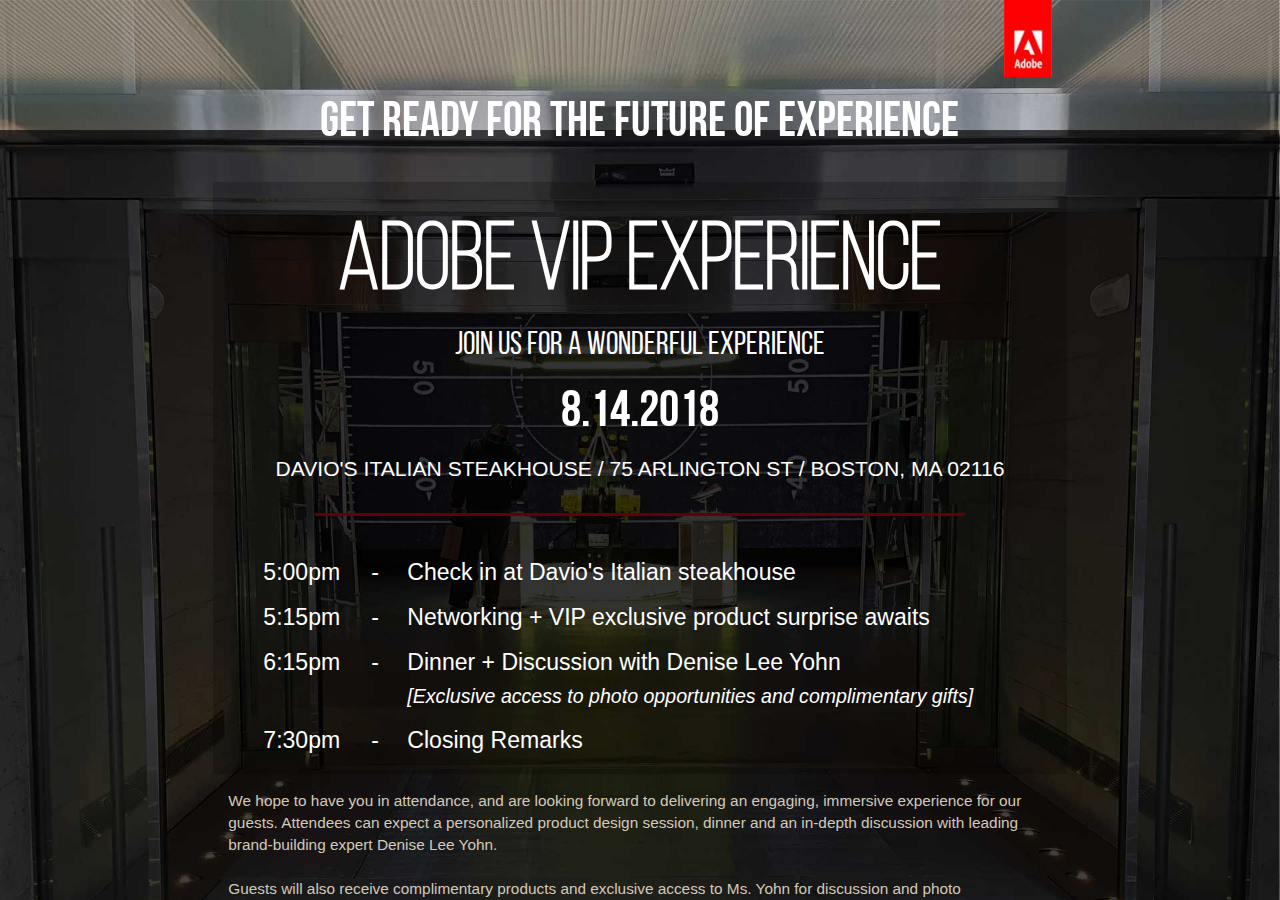
<file: adobefutureexperience/bos/ja/index.html>
<!DOCTYPE html>
<html lang="en" xmlns="http://www.w3.org/1999/xhtml">
<head>
    <meta charset="utf-8">
    <meta http-equiv="X-UA-Compatible" content="IE=edge">
    <meta name="viewport" content="width=device-width, initial-scale=1">
    
    <style>
	body {
		margin: 0;            /* Reset default margin */
	}
	iframe {
		display: block;       /* iframes are inline by default */
		background: #000;
		border: none;         /* Reset default border */
		height: 100vh;        /* Viewport-relative units */
		width: 100vw;
	}
    </style>
</head>
<body>
  <iframe src="../../template.html?site=boston&uid=ja" allowfullscreen></iframe>
</body>
</html>
</file>
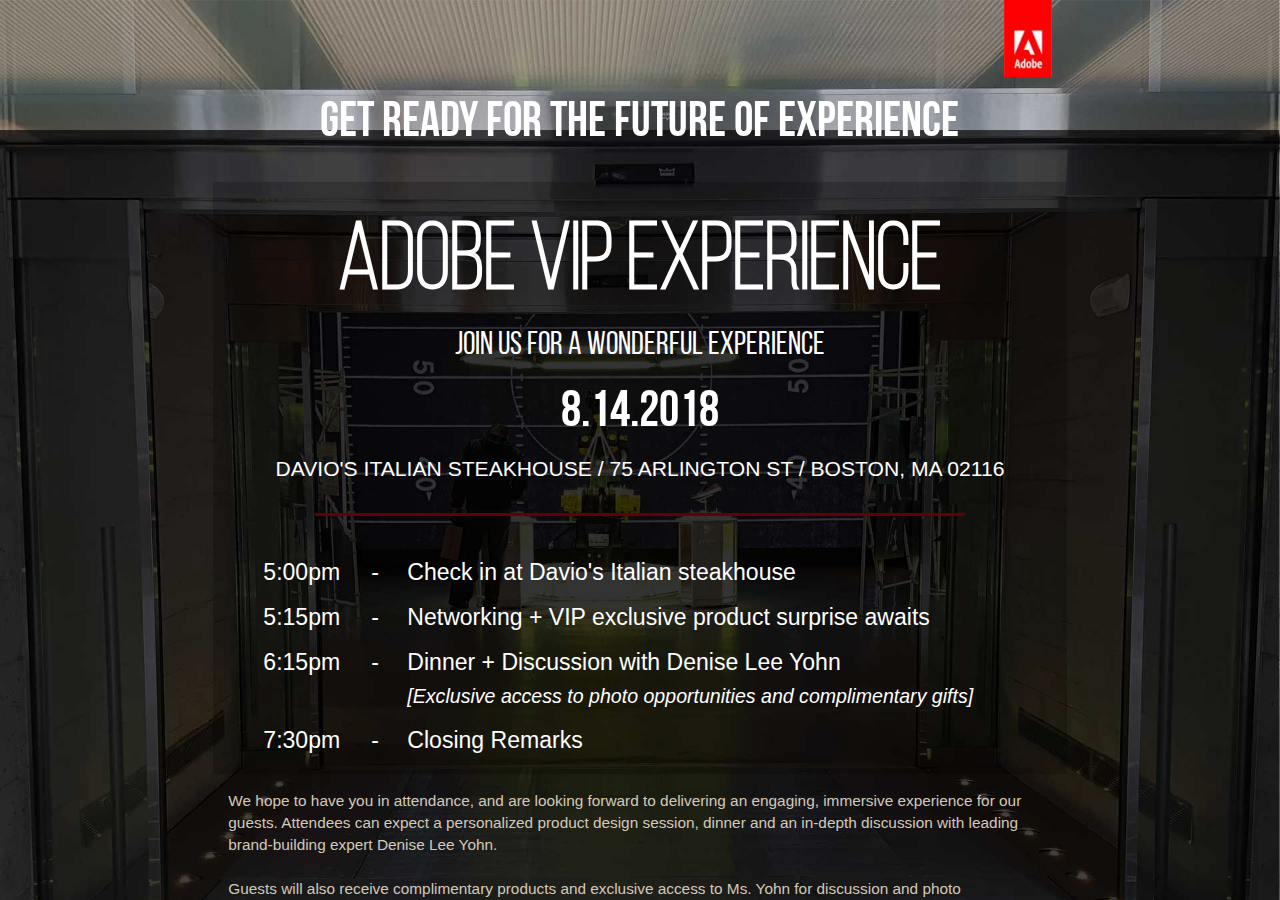
<file: adobefutureexperience/bos/mw/index.html>
<!DOCTYPE html>
<html lang="en" xmlns="http://www.w3.org/1999/xhtml">
<head>
    <meta charset="utf-8">
    <meta http-equiv="X-UA-Compatible" content="IE=edge">
    <meta name="viewport" content="width=device-width, initial-scale=1">
    
    <style>
	body {
		margin: 0;            /* Reset default margin */
	}
	iframe {
		display: block;       /* iframes are inline by default */
		background: #000;
		border: none;         /* Reset default border */
		height: 100vh;        /* Viewport-relative units */
		width: 100vw;
	}
    </style>
</head>
<body>
  <iframe src="../../template.html?site=boston&uid=mw" allowfullscreen></iframe>
</body>
</html>
</file>
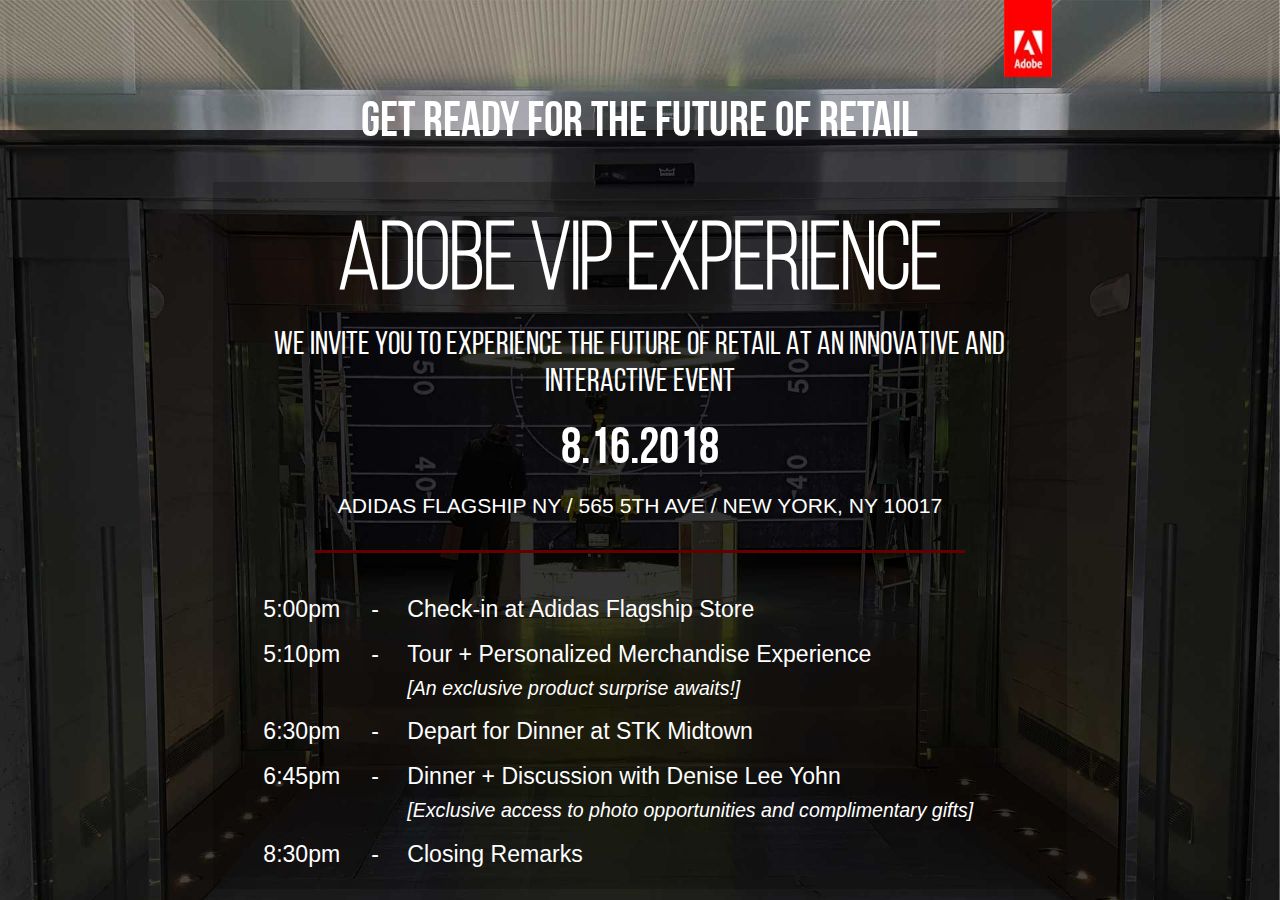
<file: adobefutureexperience/nyc/ja/index.html>
<!DOCTYPE html>
<html lang="en" xmlns="http://www.w3.org/1999/xhtml">
<head>
    <meta charset="utf-8">
    <meta http-equiv="X-UA-Compatible" content="IE=edge">
    <meta name="viewport" content="width=device-width, initial-scale=1">
    
    <style>
	body {
		margin: 0;            /* Reset default margin */
	}
	iframe {
		display: block;       /* iframes are inline by default */
		background: #000;
		border: none;         /* Reset default border */
		height: 100vh;        /* Viewport-relative units */
		width: 100vw;
	}
    </style>
</head>
<body>
  <iframe src="../../template.html?site=nyc&uid=ja" allowfullscreen></iframe>
</body>
</html>
</file>
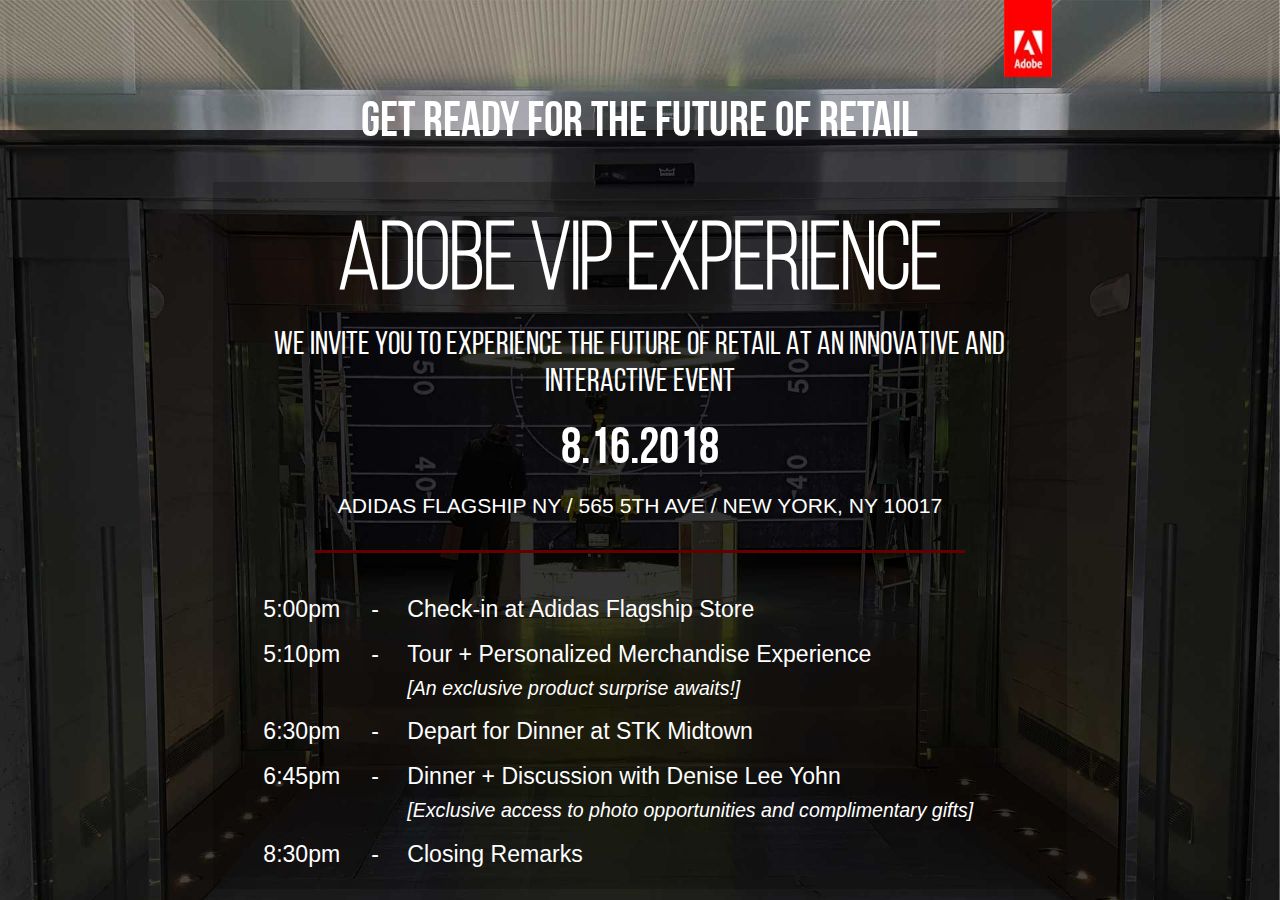
<file: adobefutureexperience/nyc/mw/index.html>
<!DOCTYPE html>
<html lang="en" xmlns="http://www.w3.org/1999/xhtml">
<head>
    <meta charset="utf-8">
    <meta http-equiv="X-UA-Compatible" content="IE=edge">
    <meta name="viewport" content="width=device-width, initial-scale=1">
    
    <style>
	body {
		margin: 0;            /* Reset default margin */
	}
	iframe {
		display: block;       /* iframes are inline by default */
		background: #000;
		border: none;         /* Reset default border */
		height: 100vh;        /* Viewport-relative units */
		width: 100vw;
	}
    </style>
</head>
<body>
  <iframe src="../../template.html?site=nyc&uid=mw" allowfullscreen></iframe>
</body>
</html>
</file>
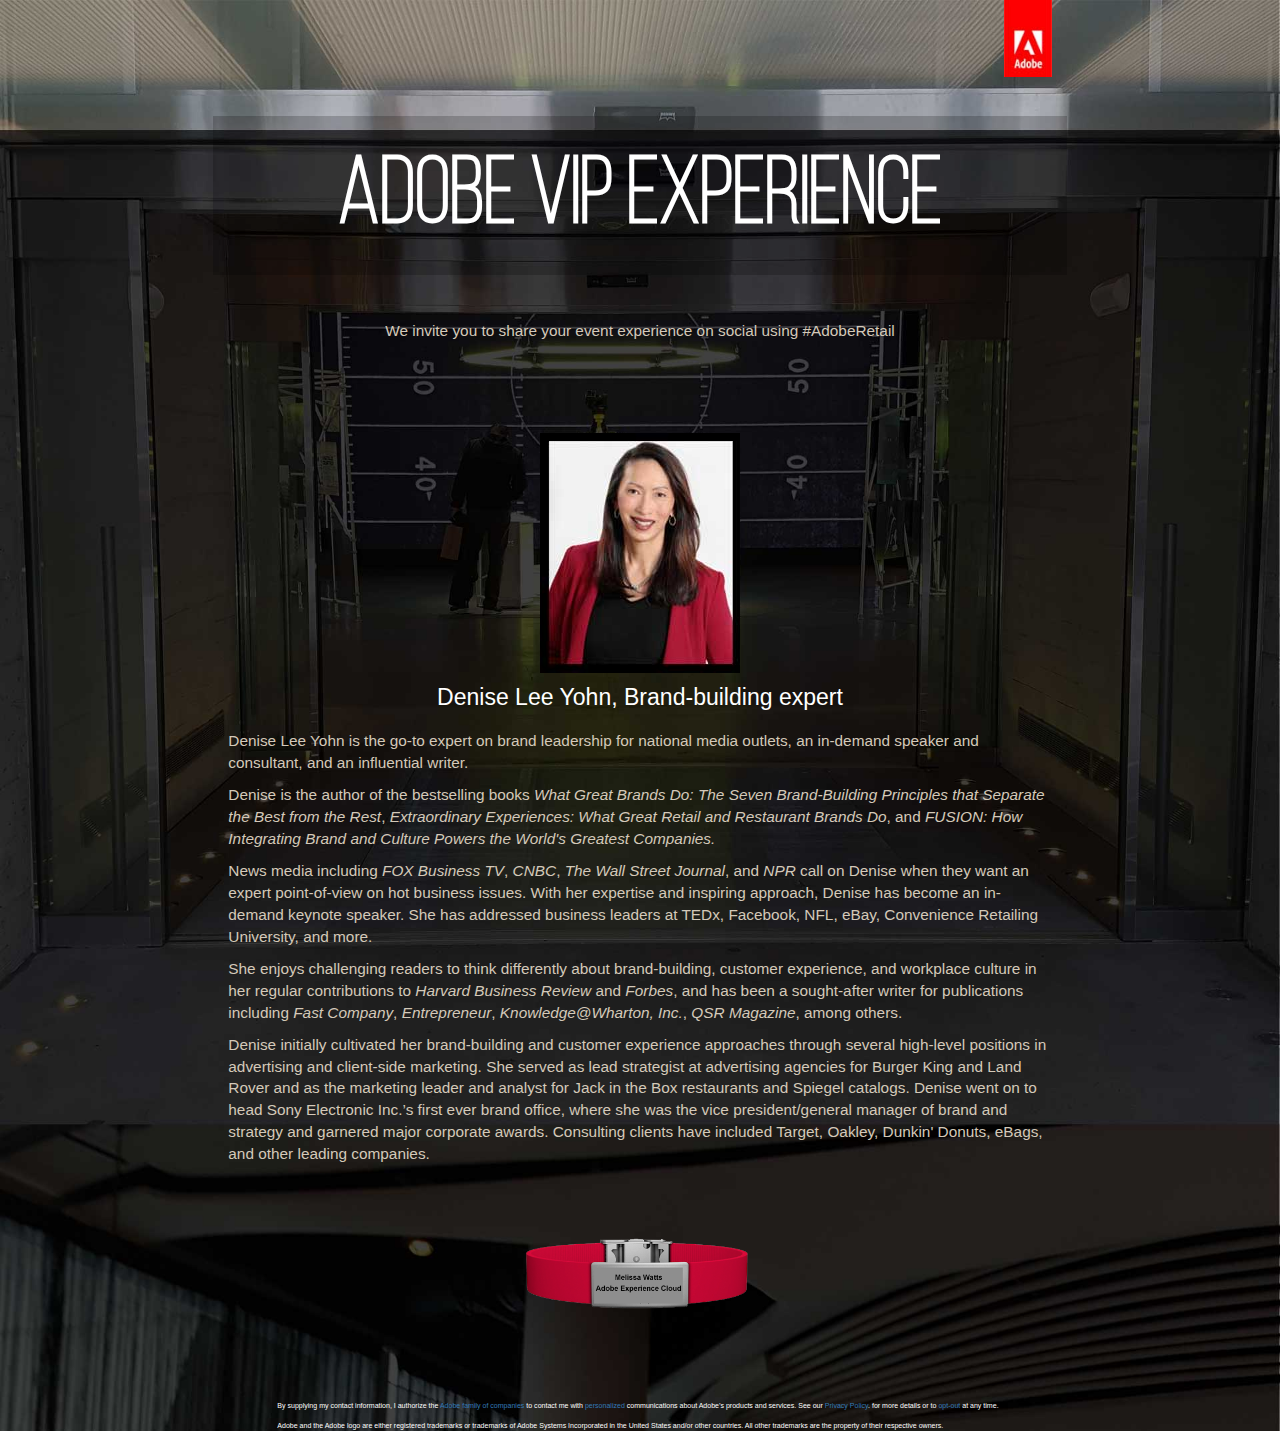
<file: adobefutureexperience/template.html>
<!DOCTYPE html>
<html lang="en" xmlns="http://www.w3.org/1999/xhtml">
<head>
    <meta charset="utf-8">
    <meta http-equiv="X-UA-Compatible" content="IE=edge">
    <meta name="viewport" content="width=device-width, initial-scale=1">

    <title>Adobe Future Experience RSVP</title>

    <!-- Bootstrap Core CSS -->
    <link href="https://maxcdn.bootstrapcdn.com/bootstrap/3.3.6/css/bootstrap.min.css" rel="stylesheet" />

    <!-- Custom CSS -->
    <link href="_css/core.css" rel="stylesheet">
    <style>
    .bios .bio-img {
        margin: 0px 0px 8px 0px;
        width: 200px;
        max-width: 200px;
        height: 240px;
        max-height: 240px;
    }
    </style>
    
    <script type="text/javascript" >
        function refresh() {
          return Math.floor(new Date().getTime() / 1000000);
        }
	function getParameterByName(name, url) {
	  if (!url) url = window.location.href;
	  name = name.replace(/[\[\]]/g, "\\$&");
	  var regex = new RegExp("[?&]" + name + "(=([^&#]*)|&|#|$)"),
		results = regex.exec(url);
	  if (!results) return null;
	  if (!results[2]) return '';
	  return decodeURIComponent(results[2].replace(/\+/g, " "));
	}
    </script>    
</head>
<body>
  <div class="page">
    <div class="col-md-10 logo-badge text-right">
        <img class="logo" src="_img/adobe_red_tag_logo.jpg" />
    </div>
 
    <!-- Intro Header -->
    <header class="intro">
        <div class="intro-body">
            <div class="container-fluid">        
                <div class="row">
                    <div class="col-md-8 col-md-offset-2">
                        <h1 class="brand-heading bebas-bold">
			<script type="text/javascript">
			  var site = getParameterByName('site');
			  if(site.toLowerCase() == 'boston') {
				document.write('<scr'+'ipt type="text/javascript" src="_js/bos/header.html.js?' + refresh() + '"></sc'+'ript>');
			  } else {
				document.write('<scr'+'ipt type="text/javascript" src="_js/nyc/header.html.js?' + refresh() + '"></sc'+'ript>');			  
			  }
			</script>
                        </h1>
                    </div>
                </div>
                <div class="row">
                    <div class="col-md-12 entry-form" style="padding:0;">
			<script type="text/javascript">
			  var site = getParameterByName('site');
			  var uid = getParameterByName('uid');			  
			  if (site.toLowerCase() == 'boston') {
			     if (uid.toLowerCase() == 'ja') {
				; //document.write('<scr'+'ipt type="text/javascript" src="https://form.jotform.com/jsform/81777944364168"></sc'+'ript>');			     
			     } else {
				; //document.write('<scr'+'ipt type="text/javascript" src="https://form.jotform.com/jsform/81320953964158"></sc'+'ript>');
			     } 
			  } else if (site.toLowerCase() == 'nyc') {
			     if (uid.toLowerCase() == 'ja') {
				; //document.write('<scr'+'ipt type="text/javascript" src="https://form.jotform.com/jsform/81778211864161"></sc'+'ript>');			     
			     } else {			     
				; //document.write('<scr'+'ipt type="text/javascript" src="https://form.jotform.com/jsform/81317718764161"></sc'+'ript>');
			     } 
			  }
			</script>
                    </div>
                </div>
            </div>
        </div>
        <div id="section1" class="agenda-body">
            <div class="container-fluid">
                <div class="row">
                    <div class="col-md-8 col-md-offset-2 shader">
                        <h1 class="brand-heading bebas-light">Adobe Vip Experience</h1>
			<script type="text/javascript">
			  var site = getParameterByName('site');
			  if(site.toLowerCase() == 'boston') {
				document.write('<scr'+'ipt type="text/javascript" src="_js/bos/agenda.html.js?' + refresh() + '"></sc'+'ript>');
			  } else {
				document.write('<scr'+'ipt type="text/javascript" src="_js/nyc/agenda.html.js?' + refresh() + '"></sc'+'ript>');			  
			  }
			</script>
                    </div>
                </div>
            </div>
        </div>
    </header>
    <section class="notes">
        <div class="container-fluid">
            <div class="row">
                <div class="col-md-8 col-md-offset-2 note">
                    <script type="text/javascript">
                       var site = getParameterByName('site');
                       if(site.toLowerCase() == 'boston') {
                          document.write('<scr'+'ipt type="text/javascript" src="_js/bos/notes.html.js?' + refresh() + '"></sc'+'ript>');
                       } else {
                          document.write('<scr'+'ipt type="text/javascript" src="_js/nyc/notes.html.js?' + refresh() + '"></sc'+'ript>');
                       }
                    </script>          
                </div>
            </div>       
        </div> 
    </section>
    <section class="getsocial">
        <div class="container-fluid">
            <!--       
            <div class="row text-center">
		<div class="col-md-8 col-md-offset-2 text-center">			
                    GET SOCIAL & SHARE THE EXPERIENCE
		</div>
            </div>
            -->
            <div class="row text-center">
		<div class="col-md-8 col-md-offset-2 text-center">
                    <p>We invite you to share your event experience on social using #AdobeRetail</p>
		</div>
            </div>
            <!--
            <div class="row text-center">
		<div class="col-md-8 col-md-offset-2 text-center actual-wb">			
                    <img class="social-img" src="_img/im01.jpg" />
                    <span style="margin-right:20px"></span>
                    <img class="social-img" src="_img/im02.jpg" />
                    <span style="margin-right:20px"></span>
                    <img class="social-img" src="_img/im03.jpg" />                                        
		</div>
            </div>
            -->
        </div>
    </section>
    <script type="text/javascript">
      var site = getParameterByName('site');
      if (site.toLowerCase() == 'nyc') {
         document.write('<scr'+'ipt type="text/javascript" src="_js/nyc/tagline.html.js?' + refresh() + '"></sc'+'ript>');
      }
    </script>    
    <section class="bios">
        <div class="container-fluid">
            <!--
            <div class="row">
                <div class="bios-title col-md-12 text-center">
                    SPEAKERS BIOGRAPHY
                </div>
            </div>
            -->
            <div class="row speaker">
                <div class="col-md-8 col-md-offset-2 text-center">
                    <img class="bio-img" src="_img/denise_lee_yohn.jpg" />
                    <figcaption>Denise Lee Yohn, Brand-building expert</figcaption>
                </div>
            </div>
            <div class="row speaker-bio">
                <div class="col-md-8 col-md-offset-2">
                    <p>
                        Denise Lee Yohn is the go-to expert on brand leadership for national media outlets, an 
                        in-demand speaker and consultant, and an influential writer. 
                    </p>
                    <p>
                        Denise is the author of the bestselling books <em>What Great Brands Do: The Seven Brand-Building 
                        Principles that Separate the Best from the Rest</em>, <em>Extraordinary Experiences: What Great 
                        Retail and Restaurant Brands Do</em>, and <em>FUSION: How Integrating Brand and Culture Powers 
                        the World's Greatest Companies.</em>
                    </p>
                    <p>
                        News media including <em>FOX Business TV</em>, <em>CNBC</em>, <em>The Wall Street Journal</em>, 
                        and <em>NPR</em> call on Denise when they want an expert point-of-view on hot business issues. 
                        With her expertise and inspiring approach, Denise has become an in-demand keynote speaker. She 
                        has addressed business leaders at TEDx, Facebook, NFL, eBay, Convenience Retailing University, 
                        and more. 
                    </p>
                    <p>
                        She enjoys challenging readers to think differently about brand-building, customer experience, 
                        and workplace culture in her regular contributions to <em>Harvard Business Review</em> and 
                        <em>Forbes</em>, and has been a sought-after writer for publications including <em>Fast 
                        Company</em>, <em>Entrepreneur</em>, <em>Knowledge@Wharton, Inc.</em>, <em>QSR Magazine</em>, 
                        among others.
                    </p>
                    <p>
                        Denise initially cultivated her brand-building and customer experience approaches through 
                        several high-level positions in advertising and client-side marketing. She served as lead 
                        strategist at advertising agencies for Burger King and Land Rover and as the marketing leader 
                        and analyst for Jack in the Box restaurants and Spiegel catalogs. Denise went on to head Sony 
                        Electronic Inc.’s first ever brand office, where she was the vice president/general manager of 
                        brand and strategy and garnered major corporate awards. Consulting clients have included 
                        Target, Oakley, Dunkin' Donuts, eBags, and other leading companies.
                    </p>                                                            
                </div>
            </div>
        </div>
    </section>
    <section>
        <div class="container-fluid">
            <div class="row text-center">
                <div class="col-md-8 col-md-offset-2 text-center graphical-wb">			
                    <img class="social-img" src="_img/graphical_wristband.png" />
		</div>
            </div>        
        </div>
    </section>
    <section class="disclaimer">
        <div class="container-fluid">
            <div class="row">
                <div class="col-md-8 col-md-offset-2 disclaimer-body">
			By supplying my contact information, I authorize the <a target="_top" href="http://www.adobe.com/privacy/policy.html#info-share">
			Adobe family of companies</a> to contact me with <a target="_top" href="http://www.adobe.com/privacy/marketing.html#mktg-email">
			personalized</a> communications about Adobe’s products and services. See our 
			<a target="_top" href="http://www.adobe.com/privacy/policy.html">Privacy Policy</a>. for more details or to 
			<a target="_top" href="http://accounts.adobe.com">opt-out</a> at any time.
			<br /><br />
			Adobe and the Adobe logo are either registered trademarks or trademarks of Adobe Systems Incorporated in the United 
			States and/or other countries. All other trademarks are the property of their respective owners.                
                </div>
            </div>
        </div>
    </section>
  </div>
</body>
</html>
</file>
<file: adobefutureexperience/_css/core.css>
﻿@font-face {
    font-family: "Bebas Bold";
    src: url('../_font/BebasNeue Bold.ttf') format("truetype");
}
@font-face {
    font-family: "Bebas Regular";
    src: url('../_font/BebasNeue Regular.ttf') format("truetype");
}
@font-face {
    font-family: "Bebas Light";
    src: url('../_font/BebasNeue Light.ttf') format("truetype");
}
@font-face {
    font-family: "Bebas Thin";
    src: url('../_font/BebasNeue Thin.ttf') format("truetype");
}

html {
    width: 100%;
    height: 100%;
    margin: 0;
}

body {
    width:100%;
    height: 100%;
    font-family: Arial,Helvetica,"Helvetica Neue",sans-serif;
    color: #fff;
    margin: 0;
    background-color: #270A0C;
    font-size: 1vw;
}

.bebas-bold { 
    font-family: "Bebas Bold", Arial, sans-serif;
}
.bebas-light { 
    font-family: "Bebas Light", Arial, sans-serif;
}
.bebas-thin { 
    font-family: "Bebas Thin", Arial, sans-serif;
}
.bebas { 
    font-family: "Bebas Regular", Arial, sans-serif;
}

h1 { font-size: 3.8em; }
h2 { font-size: 2.8em; }
h3 { font-size: 2.0em; }
h4 { font-size: 1.4em; }
h5 { font-size: 1.2em; }
h6 { font-size: 0.9em; }
h1, h2, h3, h4, h5, h6 {
	line-height: 1.15;
}

a:link.nohighlight, a:visited.nohighlight, a:hover.nohighlight, a:active.nohighlight {
    text-decoration: none;
    border-bottom: 0 transparent solid;
}

.capitalize {
    text-transform: uppercase;
}

.page {
    /*display: table;*/
    display: block;
    width: 1px;
    min-width: 100%;
    width: 100%;
    height: auto;
    padding: 0;
    color: #fff;    
    background-color: #000;
    background: url(../_img/bgposter.jpg) no-repeat top center scroll; 
    -webkit-background-size: cover;
    -moz-background-size: cover;
    -o-background-size: cover;
    background-size: cover;
}

.shader {
    background-color: #000;
    background: rgb(0, 0, 0); /* Fall-back for browsers that don't support rgba */
    background: rgba(0, 0, 0, .20);
}

.logo-badge img.logo {
    height: auto;
    top: 0;
    position: relative;
    max-height: 6vw;
}
.logo-badge .left img.logo{
    left: 3.3vw;
}
.logo-badge .right img.logo {
    width: 4vw;
    max-width: 112px;
    right: 3.3vw;
}

.intro {
    text-align: center;
}

.intro .intro-body #presentation_link {
	text-decoration: underline;
	color: inherit;
}
.intro .intro-body #presentation_link ~ small {
	margin-left: 3px;
	color: inherit;
}

.intro .brand-heading {
    font-weight: bold;
    font-size: 3.8vw;
}

.intro .agenda-body {
    margin-top: 18px;
}

.shader .entry-form {
    padding: 12px 0px;
}

.shader .entry-form iframe {
    min-height: 340px;
}

.agenda-body .shader {
    padding: 10px 50px 12px;
}
.agenda-body .brand-heading {
    font-size: 7.25vw;
}
.agenda-body .brand-caption {
    font-size: 2.5vw;
}

.agenda-date {
    font-size: 4vw;
}

.agenda-address {
    font-size: 1.65vw;
}

.agenda-separator .redhr {
    background: url(../_img/redhr.png) repeat-x center center scroll;
    padding: 1vw;
    margin: 0 4vw;
    height: 18px; 
}

.agenda-details {
    padding-top: 20px;
}
.agenda-details table td {
    vertical-align: top;
    padding: 6px 0;
    font-size: 1.8vw;
}
.agenda-details table td:nth-child(1) {
    width: 108px;
}

.agenda-details table td:nth-child(2) {
    width: 36px;
}

.notes {
    margin-top: 16px;
    margin-bottom: 28px;
}
.notes .header {
    font-size: 1.8vw;    
}
.notes .note {
    font-size: 1.2vw;
    //padding: 0 50px;
    color: #d4c9b9;
}

.getsocial {
    font-size: 1.2vw;
    color: #d4c9b9;
}
.getsocial .header {
    font-size: 1.5em;    
}
.getsocial .graphical {
    margin-bottom: 12px;
}
/*
.getsocial .row:nth-child(2) {
    font-size: 2.1vw;
}
*/

.tagline {
    margin-top: 60px;
    font-size: 2.1vw;
}

.bios {
    margin-top: 40px;
}
.bios-title {
    margin-bottom: 6px;
    font-size: 2.1vw;
}
.bios .speaker {
    margin-top: 42px;
}
.bios .bio-img {
    margin: 0px 0px 8px 0px;
}
.bios .bio-img + figcaption {
    margin-bottom: 16px;
    font-size: 1.8vw; 
}
.bios .speaker-bio {
    /*line-height: 2.3rem;*/
    font-size: 1.2vw;
    color: #d4c9b9;
}

.graphical-wb {
    margin-top: 50px;
}
.graphical-wb img {
    width: 250px;
    max-width: 250px;
    height: 96px;
    max-height: 96px;	
}

.disclaimer-body {
    margin-top: 80px;
    padding: 0 5vw;
    font-size: .55vw;
}

@media(max-width:767px) {
    body {
        font-size: 1.8vw;
    }
    .logo-badge img.logo {
        right: .75vw;
    }
    .intro .brand-heading, 
    .agenda-date {
        font-size: 6vw;
    }    
    .agenda-body .brand-heading {
        font-size: 10vw;
    }
    .agenda-body .brand-caption {
        font-size: 4vw;
    }
    .agenda-address, 
    .agenda-details table td,
    .bios .bio-img + figcaption,
    .notes .header {
        font-size: 2.8vw;
    }
    .bios-title, 
    /*.getsocial .row:nth-child(2),*/ 
    .tagline {
        font-size: 3.4vw;
    }
    .bios .speaker-bio,
    .getsocial,
    .notes .note {
        font-size: 2.3vw;
    }
    .disclaimer-body {
        font-size: 1vw;
    }
}

@media(min-width:768px) {
   .page {
        /*height: 100%;*/
        padding: 0;
    }
}


/* START: Trying to fix old (non-retina) iOS browser with img only showing left half */ 
@media only screen 
  and (min-device-width: 320px) 
  and (max-device-width: 480px)
  and (-webkit-min-device-pixel-ratio: 1) {
  html,
  body{
    width: 100%;
    overflow-x: hidden;
  }
 .page {
    /*background: url(../img/intro-bg2-1024w.jpg) no-repeat top center scroll;*/
    background: url(../_img/bgposter.jpg) no-repeat top center scroll;
  }
}
/* END */
</file>
<file: adoberevolution/rsvp/css/core.css>
﻿@font-face {
    font-family: "Bebas Bold";
    src: url('../font/BebasNeue Bold.ttf') format("truetype");
}
@font-face {
    font-family: "Bebas Regular";
    src: url('../font/BebasNeue Regular.ttf') format("truetype");
}
@font-face {
    font-family: "Bebas Light";
    src: url('../font/BebasNeue Light.ttf') format("truetype");
}
@font-face {
    font-family: "Bebas Thin";
    src: url('../font/BebasNeue Thin.ttf') format("truetype");
}

html {
    width: 100%;
    height: 100%;
    margin: 0;
}

body {
    width:100%;
    height: 100%;
    font-family: Arial,Helvetica,"Helvetica Neue",sans-serif;
    color: #fff;
    margin: -20px 0 0 0;
    background-color: #270A0C;
}

.bebas-bold { 
    font-family: "Bebas Bold", Arial, sans-serif;
}
.bebas-light { 
    font-family: "Bebas Light", Arial, sans-serif;
}
.bebas-thin { 
    font-family: "Bebas Thin", Arial, sans-serif;
}
.bebas { 
    font-family: "Bebas Regular", Arial, sans-serif;
}

a:link.nohighlight, a:visited.nohighlight, a:hover.nohighlight, a:active.nohighlight {
    text-decoration: none;
    border-bottom: 0 transparent solid;
}

.sectionnav img.arrow-down {
    height: auto;
    min-height: 16px;
    min-width: 20px;
    width: 15%;
    width: 4vw;
    max-width: 34px;
    margin-top: 12px;
}

.intro {
    /*display: table;*/
    display: block;
    width: 100%;
    height: auto;
    padding: 100px 0;
    text-align: center;
    color: #fff;    
    background-color: #000;
    background: url(../img/intro-bg2.jpg) no-repeat top center scroll; 
    -webkit-background-size: cover;
    -moz-background-size: cover;
    -o-background-size: cover;
    background-size: cover;
}

.intro-body img.logo {
    width: 45vw;
    max-width: 376px;
    min-width: 130px;
    height: auto;
}

.intro-body #presentation_link {
	text-decoration: underline;
	color: inherit;
}

.intro-body #presentation_link ~ small {
	margin-left: 3px;
	color: inherit;
}

.brand-heading {
    text-transform: uppercase;
    font-weight: bold;
    font-size: 5vw;
}

.agenda-body {
    margin-top: 18px;
}

.intro .shader {
    background-color: #000;
    background: rgb(0, 0, 0); /* Fall-back for browsers that don't support rgba */
    background: rgba(0, 0, 0, .55);
}

.agenda-body .shader {
    padding: 10px 40px 12px;
}

.agenda-body .brand-heading {
    font-size: 8vw;
}

.agenda-body .brand-caption {
    text-transform: uppercase;
    font-size: 3vw;
}

.agenda-date {
    font-size: 4vw;
}

.agenda-address {
    font-size: 1.8vw;
}

.agenda-details {
    padding-top: 20px;
    font-size: 1.8vw;
}

.agenda-details table td {
    vertical-align: top;
    padding: 6px 0;
}

.agenda-details table td:nth-child(1) {
    width: 108px;
}

.agenda-details table td:nth-child(2) {
    width: 36px;
}

.strip-text img {
    margin-top: 32px;
    width: 100%;
}

.bios {
    margin-top: 40px;
}
.bios-title {
    margin-bottom: 32px;
    margin-left: -16px;
}
.bios .speaker {
    margin-top: 42px;
}
.bios .bio-img {
    margin: 0px 24px 16px 0px;
    max-width: 200px;
}
.bios .speaker-bio {
    line-height: 2.3rem;
    font-size: 1.75rem;
}

.disclaimer-body {
    margin-top: 80px;
    font-size: .68em;
}

@media(max-width:767px) {

    .brand-heading {
        font-size: 6vw;
    }
    .agenda-body .brand-heading {
        font-size: 10vw;
    }
    .agenda-body .brand-caption {
        font-size: 4vw;
    }
    .agenda-date {
        font-size: 6vw;
    }
    .agenda-address, .agenda-details {
        font-size: 2.8vw;
    }
    .strip-text img {
        margin-top: auto;
    }
}

@media(min-width:768px) {
    .intro {
        /*height: 100%;*/
        padding: 0;
    }
}


/* START: Trying to fix old (non-retina) iOS browser with img only showing left half */ 
@media only screen 
  and (min-device-width: 320px) 
  and (max-device-width: 480px)
  and (-webkit-min-device-pixel-ratio: 1) {
  html,
  body{
    width: 100%;
    overflow-x:hidden;
  }
  .intro {
    background: url(../img/intro-bg2-1024w.jpg) no-repeat top center scroll;
  }
}
/* END */
</file>
